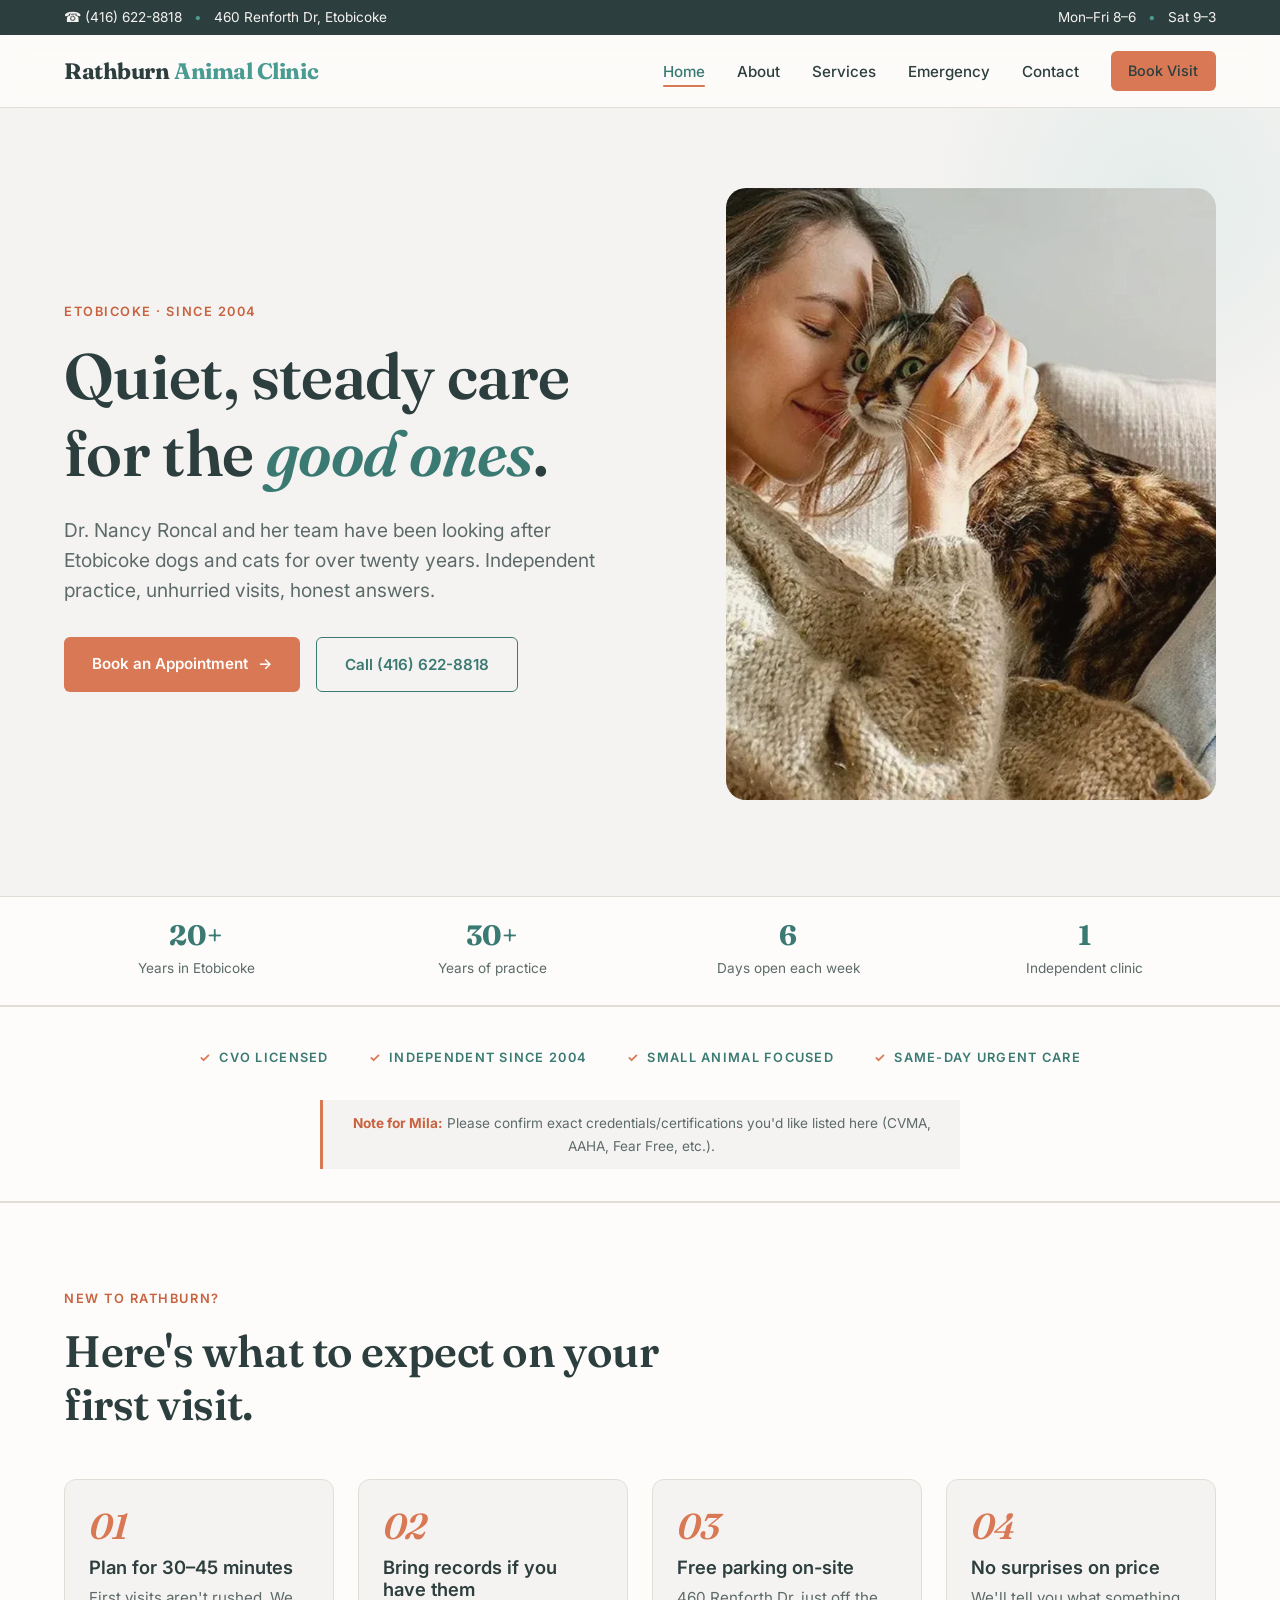
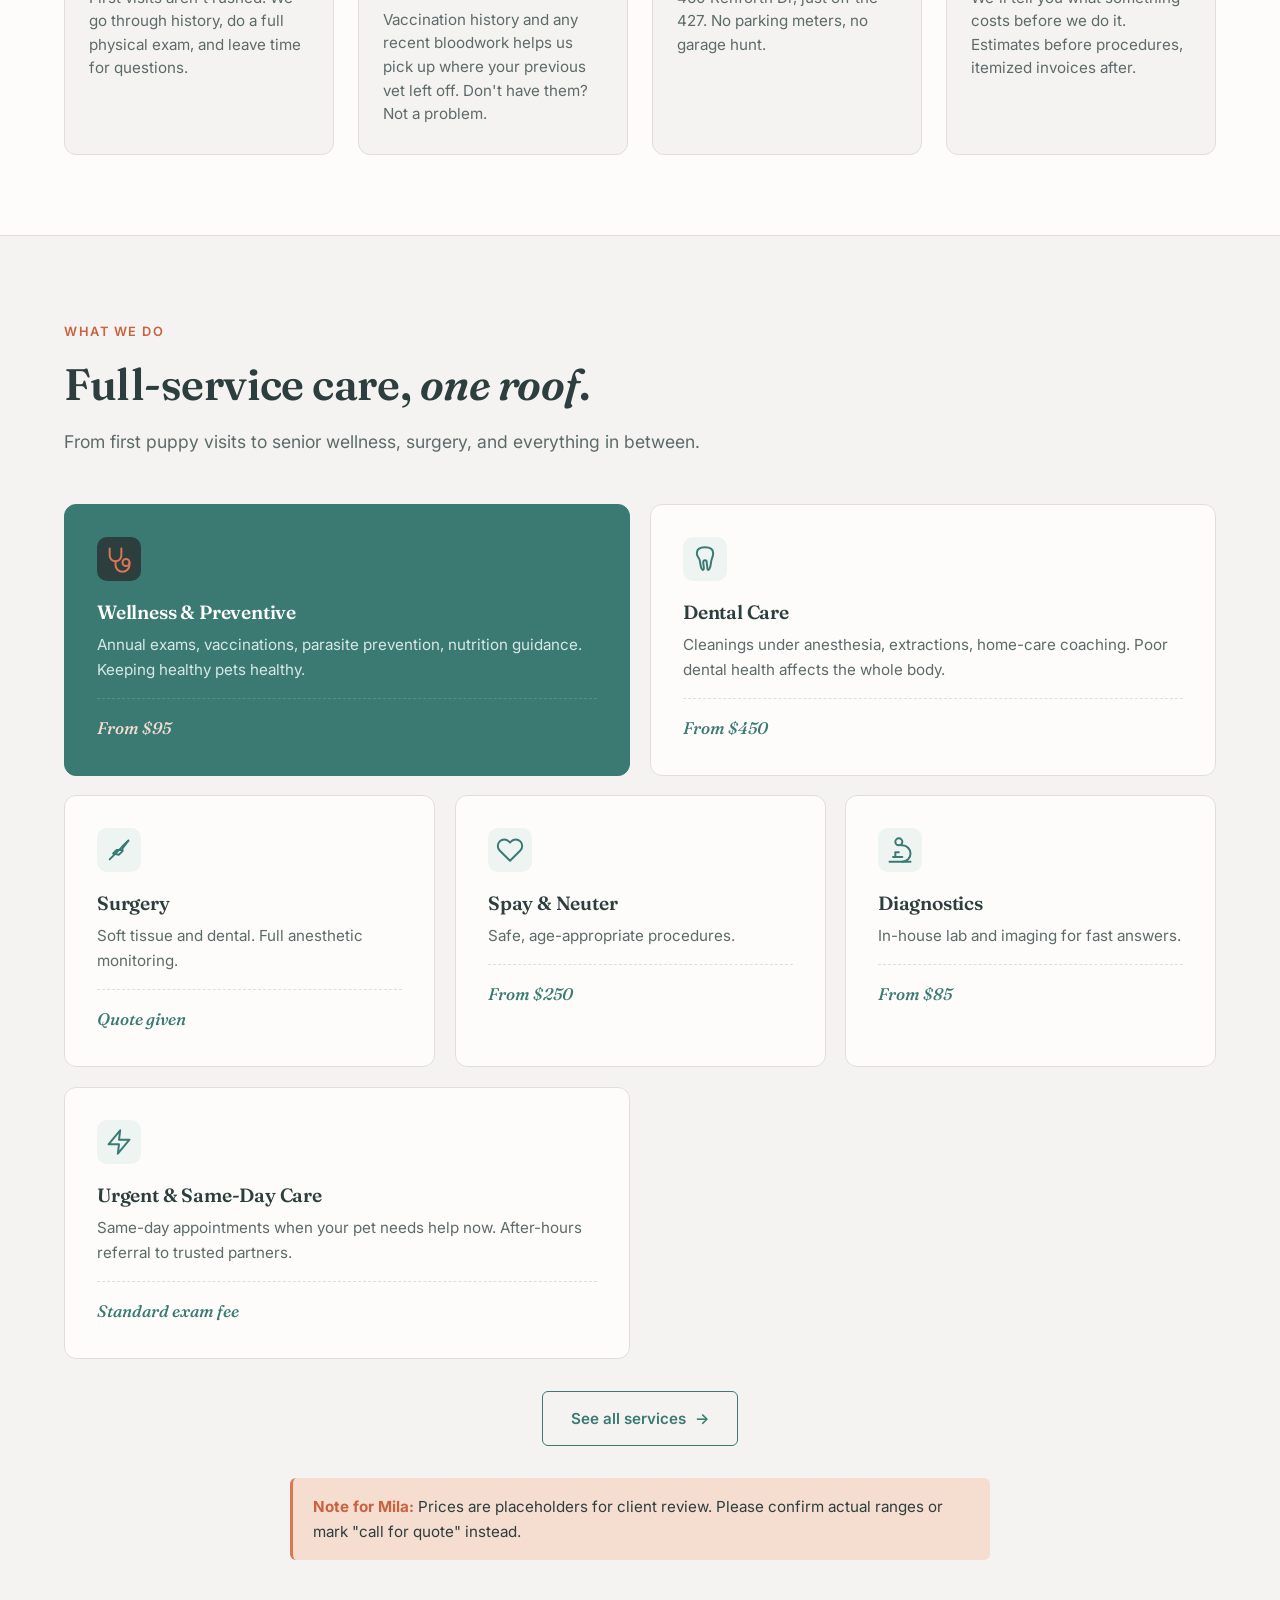
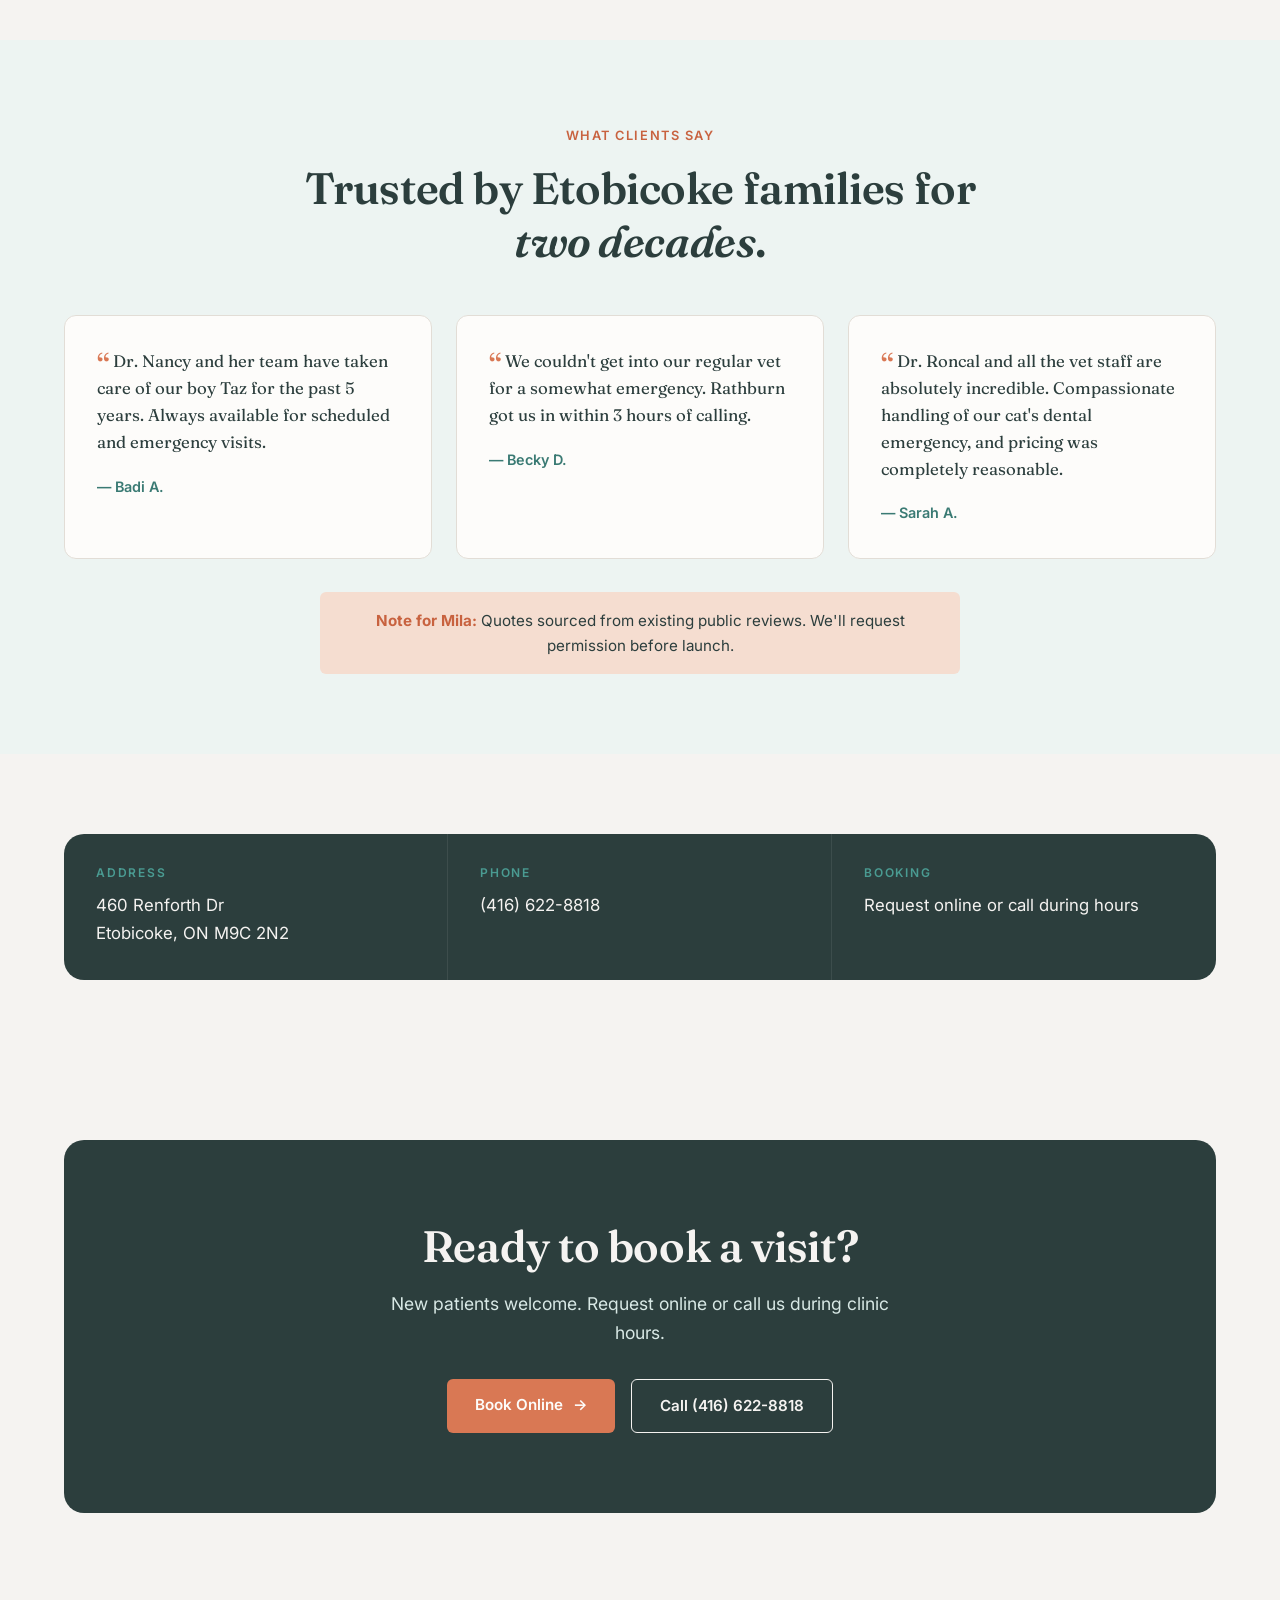
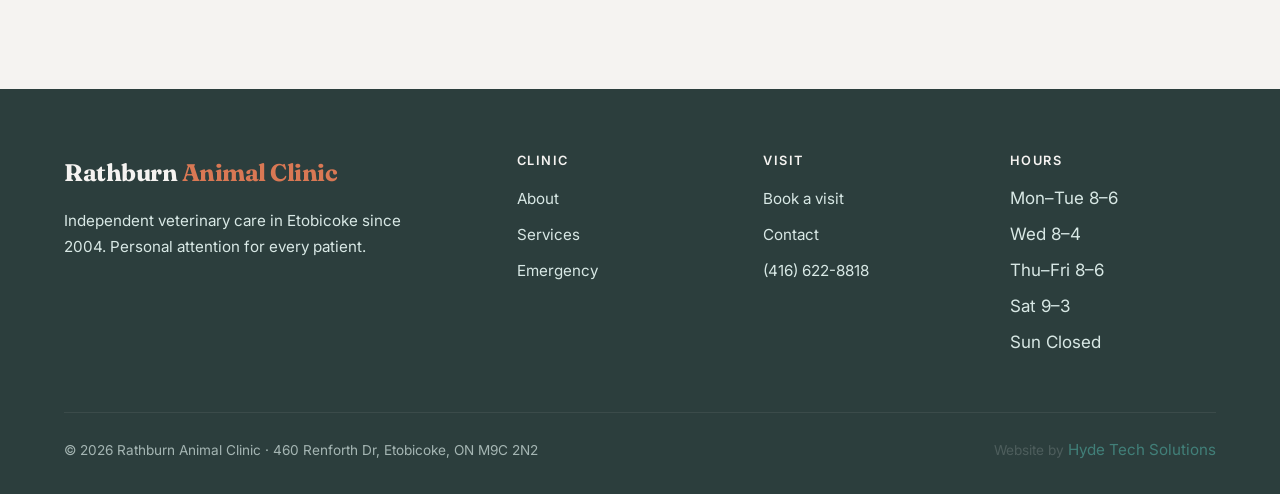
<file: index.html>
<!DOCTYPE html>
<html lang="en">
<head>
<meta charset="UTF-8" />
<meta name="viewport" content="width=device-width, initial-scale=1.0" />
<title>Rathburn Animal Clinic | Etobicoke Veterinary Care</title>
<meta name="description" content="Independent veterinary care in Etobicoke since 2004. Dr. Nancy Roncal and team." />
<link rel="preconnect" href="https://fonts.googleapis.com" />
<link rel="preconnect" href="https://fonts.gstatic.com" crossorigin />
<link href="https://fonts.googleapis.com/css2?family=Fraunces:ital,opsz,wght@0,9..144,400;0,9..144,600;0,9..144,700;0,9..144,900;1,9..144,400;1,9..144,600;1,9..144,700&family=Inter:wght@400;500;600;700&display=swap" rel="stylesheet" />
<link rel="stylesheet" href="css/style.css" />
<script type="application/ld+json">
{
  "@context": "https://schema.org",
  "@type": "VeterinaryCare",
  "name": "Rathburn Animal Clinic",
  "image": "https://shawnhyd3-crypto.github.io/rathburn-animal-clinic/images/hero.webp",
  "url": "https://www.rathburnanimalclinic.com/",
  "telephone": "+1-416-622-8818",
  "email": "info@rathburnanimalclinic.com",
  "priceRange": "$$",
  "address": {
    "@type": "PostalAddress",
    "streetAddress": "460 Renforth Dr",
    "addressLocality": "Etobicoke",
    "addressRegion": "ON",
    "postalCode": "M9C 2N2",
    "addressCountry": "CA"
  },
  "geo": { "@type": "GeoCoordinates", "latitude": 43.6495, "longitude": -79.5773 },
  "openingHoursSpecification": [
    { "@type": "OpeningHoursSpecification", "dayOfWeek": ["Monday","Tuesday","Thursday","Friday"], "opens": "08:00", "closes": "18:00" },
    { "@type": "OpeningHoursSpecification", "dayOfWeek": "Wednesday", "opens": "08:00", "closes": "16:00" },
    { "@type": "OpeningHoursSpecification", "dayOfWeek": "Saturday", "opens": "09:00", "closes": "15:00" }
  ],
  "areaServed": ["Etobicoke","Toronto","Mississauga","Markland Wood"],
  "founder": { "@type": "Person", "name": "Dr. Nancy Roncal" },
  "foundingDate": "2004"
}
</script>
</head>
<body>
<div class="topbar">
  <div class="container">
    <span><a href="tel:+14166228818">☎ (416) 622-8818</a> <span class="dot">•</span> 460 Renforth Dr, Etobicoke</span>
    <span>Mon–Fri 8–6 <span class="dot">•</span> Sat 9–3</span>
  </div>
</div>
<header class="nav">
  <div class="container">
    <a href="index.html" class="logo">Rathburn <span>Animal Clinic</span></a>
    <button class="nav-toggle" aria-expanded="false" aria-label="Menu">☰</button>
    <nav>
      <ul class="nav-links">
        <li><a href="index.html" class="active">Home</a></li>
        <li><a href="about.html">About</a></li>
        <li><a href="services.html">Services</a></li>
        <li><a href="emergency.html">Emergency</a></li>
        <li><a href="contact.html">Contact</a></li>
        <li><a href="appointment.html" class="btn btn-accent" style="padding:0.5rem 1.1rem;font-size:0.9rem;">Book Visit</a></li>
      </ul>
    </nav>
  </div>
</header>
<main>

<section class="hero">
  <div class="container">
    <div class="hero-content">
      <span class="eyebrow">Etobicoke · Since 2004</span>
      <h1>Quiet, steady care<br/>for the <em>good ones</em>.</h1>
      <p class="hero-lede">Dr. Nancy Roncal and her team have been looking after Etobicoke dogs and cats for over twenty years. Independent practice, unhurried visits, honest answers.</p>
      <div class="hero-cta">
        <a href="appointment.html" class="btn btn-accent">Book an Appointment <span class="arrow">→</span></a>
        <a href="tel:+14166228818" class="btn btn-ghost">Call (416) 622-8818</a>
      </div>
    </div>
    <div class="hero-image"><img src="images/hero.webp" alt="A pet owner with her cat" loading="eager" /></div>
  </div>
</section>

<section class="trust-strip">
  <div class="container">
    <div class="trust-item"><strong>20+</strong><span>Years in Etobicoke</span></div>
    <div class="trust-item"><strong>30+</strong><span>Years of practice</span></div>
    <div class="trust-item"><strong>6</strong><span>Days open each week</span></div>
    <div class="trust-item"><strong>1</strong><span>Independent clinic</span></div>
  </div>
</section>

<section class="creds-strip">
  <div class="container">
    <div class="creds-row">
      <span class="cred">CVO Licensed</span>
      <span class="cred">Independent Since 2004</span>
      <span class="cred">Small Animal Focused</span>
      <span class="cred">Same-Day Urgent Care</span>
    </div>
    <p class="cred-note"><strong>Note for Mila:</strong> Please confirm exact credentials/certifications you'd like listed here (CVMA, AAHA, Fear Free, etc.).</p>
  </div>
</section>

<section class="new-patient">
  <div class="container">
    <div class="section-head">
      <span class="eyebrow">New to Rathburn?</span>
      <h2>Here's what to expect on your first visit.</h2>
    </div>
    <div class="faq-grid">
      <div class="faq-card">
        <div class="faq-num">01</div>
        <h3>Plan for 30–45 minutes</h3>
        <p>First visits aren't rushed. We go through history, do a full physical exam, and leave time for questions.</p>
      </div>
      <div class="faq-card">
        <div class="faq-num">02</div>
        <h3>Bring records if you have them</h3>
        <p>Vaccination history and any recent bloodwork helps us pick up where your previous vet left off. Don't have them? Not a problem.</p>
      </div>
      <div class="faq-card">
        <div class="faq-num">03</div>
        <h3>Free parking on-site</h3>
        <p>460 Renforth Dr, just off the 427. No parking meters, no garage hunt.</p>
      </div>
      <div class="faq-card">
        <div class="faq-num">04</div>
        <h3>No surprises on price</h3>
        <p>We'll tell you what something costs before we do it. Estimates before procedures, itemized invoices after.</p>
      </div>
    </div>
  </div>
</section>

<section class="services-section">
  <div class="container">
    <div class="section-head">
      <span class="eyebrow">What We Do</span>
      <h2>Full-service care, <em>one roof</em>.</h2>
      <p>From first puppy visits to senior wellness, surgery, and everything in between.</p>
    </div>
    <div class="services-bento">
      <div class="service-card featured">
        <div class="icon"><svg width="28" height="28" viewBox="0 0 24 24" fill="none" stroke="currentColor" stroke-width="1.7" stroke-linecap="round" stroke-linejoin="round"><path d="M4 3v6a5 5 0 0010 0V3"/><circle cx="18" cy="15" r="3"/><path d="M9 14v3a6 6 0 006 6 6 6 0 006-6v-2"/></svg></div>
        <h3>Wellness & Preventive</h3>
        <p>Annual exams, vaccinations, parasite prevention, nutrition guidance. Keeping healthy pets healthy.</p>
        <p class="price">From $95</p>
      </div>
      <div class="service-card span-3">
        <div class="icon"><svg width="28" height="28" viewBox="0 0 24 24" fill="none" stroke="currentColor" stroke-width="1.7" stroke-linecap="round" stroke-linejoin="round"><path d="M12 2c3 0 7 1 7 5 0 3-1 4-1.5 6-.5 2-.5 5-1.5 7s-2 2-2 0-.5-4-.5-5c0-1-.5-2-1.5-2s-1.5 1-1.5 2c0 1 .5 3 .5 5s-1 2-2 0-1-5-1.5-7S5 10 5 7c0-4 4-5 7-5z"/></svg></div>
        <h3>Dental Care</h3>
        <p>Cleanings under anesthesia, extractions, home-care coaching. Poor dental health affects the whole body.</p>
        <p class="price">From $450</p>
      </div>
      <div class="service-card">
        <div class="icon"><svg width="28" height="28" viewBox="0 0 24 24" fill="none" stroke="currentColor" stroke-width="1.7" stroke-linecap="round" stroke-linejoin="round"><path d="M20 4L4 20"/><path d="M20 4l-6 8h-4l-3 3 5 1 3-3v-4l5-5z"/></svg></div>
        <h3>Surgery</h3>
        <p>Soft tissue and dental. Full anesthetic monitoring.</p>
        <p class="price">Quote given</p>
      </div>
      <div class="service-card">
        <div class="icon"><svg width="28" height="28" viewBox="0 0 24 24" fill="none" stroke="currentColor" stroke-width="1.7" stroke-linecap="round" stroke-linejoin="round"><path d="M20.84 4.61a5.5 5.5 0 00-7.78 0L12 5.67l-1.06-1.06a5.5 5.5 0 00-7.78 7.78l1.06 1.06L12 21.23l7.78-7.78 1.06-1.06a5.5 5.5 0 000-7.78z"/></svg></div>
        <h3>Spay & Neuter</h3>
        <p>Safe, age-appropriate procedures.</p>
        <p class="price">From $250</p>
      </div>
      <div class="service-card">
        <div class="icon"><svg width="28" height="28" viewBox="0 0 24 24" fill="none" stroke="currentColor" stroke-width="1.7" stroke-linecap="round" stroke-linejoin="round"><path d="M6 18h8"/><path d="M3 22h18"/><path d="M14 22a7 7 0 100-14h-1"/><path d="M9 14h2"/><path d="M8 14v4"/><circle cx="11" cy="5" r="3"/></svg></div>
        <h3>Diagnostics</h3>
        <p>In-house lab and imaging for fast answers.</p>
        <p class="price">From $85</p>
      </div>
      <div class="service-card span-3">
        <div class="icon"><svg width="28" height="28" viewBox="0 0 24 24" fill="none" stroke="currentColor" stroke-width="1.7" stroke-linecap="round" stroke-linejoin="round"><polygon points="13 2 3 14 12 14 11 22 21 10 12 10 13 2"/></svg></div>
        <h3>Urgent & Same-Day Care</h3>
        <p>Same-day appointments when your pet needs help now. After-hours referral to trusted partners.</p>
        <p class="price">Standard exam fee</p>
      </div>
    </div>
    <p style="margin-top:2rem;text-align:center;"><a href="services.html" class="btn btn-ghost">See all services <span class="arrow">→</span></a></p>
    <div class="note" style="max-width:700px;margin:2rem auto 0;">
      <strong>Note for Mila:</strong> Prices are placeholders for client review. Please confirm actual ranges or mark "call for quote" instead.
    </div>
  </div>
</section>

<section class="testimonials">
  <div class="container">
    <div class="section-head center">
      <span class="eyebrow">What Clients Say</span>
      <h2>Trusted by Etobicoke families for <em>two decades</em>.</h2>
    </div>
    <div class="testimonial-grid">
      <div class="testimonial">
        <blockquote>Dr. Nancy and her team have taken care of our boy Taz for the past 5 years. Always available for scheduled and emergency visits.</blockquote>
        <cite>— Badi A.</cite>
      </div>
      <div class="testimonial">
        <blockquote>We couldn't get into our regular vet for a somewhat emergency. Rathburn got us in within 3 hours of calling.</blockquote>
        <cite>— Becky D.</cite>
      </div>
      <div class="testimonial">
        <blockquote>Dr. Roncal and all the vet staff are absolutely incredible. Compassionate handling of our cat's dental emergency, and pricing was completely reasonable.</blockquote>
        <cite>— Sarah A.</cite>
      </div>
    </div>
    <div class="note" style="max-width:640px;margin:2rem auto 0;text-align:center;border-left:none;">
      <strong>Note for Mila:</strong> Quotes sourced from existing public reviews. We'll request permission before launch.
    </div>
  </div>
</section>

<section>
  <div class="container">
    <div class="info-bar">
      <div class="info-bar-item">
        <h4>Address</h4>
        <p>460 Renforth Dr<br/>Etobicoke, ON M9C 2N2</p>
      </div>
      <div class="info-bar-item">
        <h4>Phone</h4>
        <p><a href="tel:+14166228818">(416) 622-8818</a></p>
      </div>
      <div class="info-bar-item">
        <h4>Booking</h4>
        <p><a href="appointment.html">Request online</a> or call during hours</p>
      </div>
    </div>
  </div>
</section>

<section>
  <div class="container">
    <div class="final-cta">
      <h2>Ready to book a visit?</h2>
      <p>New patients welcome. Request online or call us during clinic hours.</p>
      <div class="hero-cta" style="justify-content:center;">
        <a href="appointment.html" class="btn btn-accent">Book Online <span class="arrow">→</span></a>
        <a href="tel:+14166228818" class="btn btn-ghost" style="border-color:var(--bg);color:var(--bg);">Call (416) 622-8818</a>
      </div>
    </div>
  </div>
</section>
</main>
<a href="tel:+14166228818" class="mobile-call-fab" aria-label="Call Rathburn Animal Clinic">
  <svg width="20" height="20" viewBox="0 0 24 24" fill="none" stroke="currentColor" stroke-width="2.2" stroke-linecap="round" stroke-linejoin="round"><path d="M22 16.92v3a2 2 0 01-2.18 2 19.79 19.79 0 01-8.63-3.07 19.5 19.5 0 01-6-6 19.79 19.79 0 01-3.07-8.67A2 2 0 014.11 2h3a2 2 0 012 1.72 12.84 12.84 0 00.7 2.81 2 2 0 01-.45 2.11L8.09 9.91a16 16 0 006 6l1.27-1.27a2 2 0 012.11-.45 12.84 12.84 0 002.81.7A2 2 0 0122 16.92z"/></svg>
  <span>Call</span>
</a>
<footer class="footer">
  <div class="container">
    <div class="footer-grid">
      <div class="footer-brand">
        <a href="index.html" class="logo">Rathburn <span>Animal Clinic</span></a>
        <p style="margin-top:1rem;">Independent veterinary care in Etobicoke since 2004. Personal attention for every patient.</p>
      </div>
      <div>
        <h4>Clinic</h4>
        <ul>
          <li><a href="about.html">About</a></li>
          <li><a href="services.html">Services</a></li>
          <li><a href="emergency.html">Emergency</a></li>
        </ul>
      </div>
      <div>
        <h4>Visit</h4>
        <ul>
          <li><a href="appointment.html">Book a visit</a></li>
          <li><a href="contact.html">Contact</a></li>
          <li><a href="tel:+14166228818">(416) 622-8818</a></li>
        </ul>
      </div>
      <div>
        <h4>Hours</h4>
        <ul>
          <li>Mon–Tue 8–6</li>
          <li>Wed 8–4</li>
          <li>Thu–Fri 8–6</li>
          <li>Sat 9–3</li>
          <li>Sun Closed</li>
        </ul>
      </div>
    </div>
    <div class="footer-bottom"><span>© 2026 Rathburn Animal Clinic · 460 Renforth Dr, Etobicoke, ON M9C 2N2</span><span class="built-by">Website by <a href="https://hydetech.ca" target="_blank" rel="noopener">Hyde Tech Solutions</a></span></div>
  </div>
</footer>
<script src="js/main.js"></script>
</body>
</html>
</file>
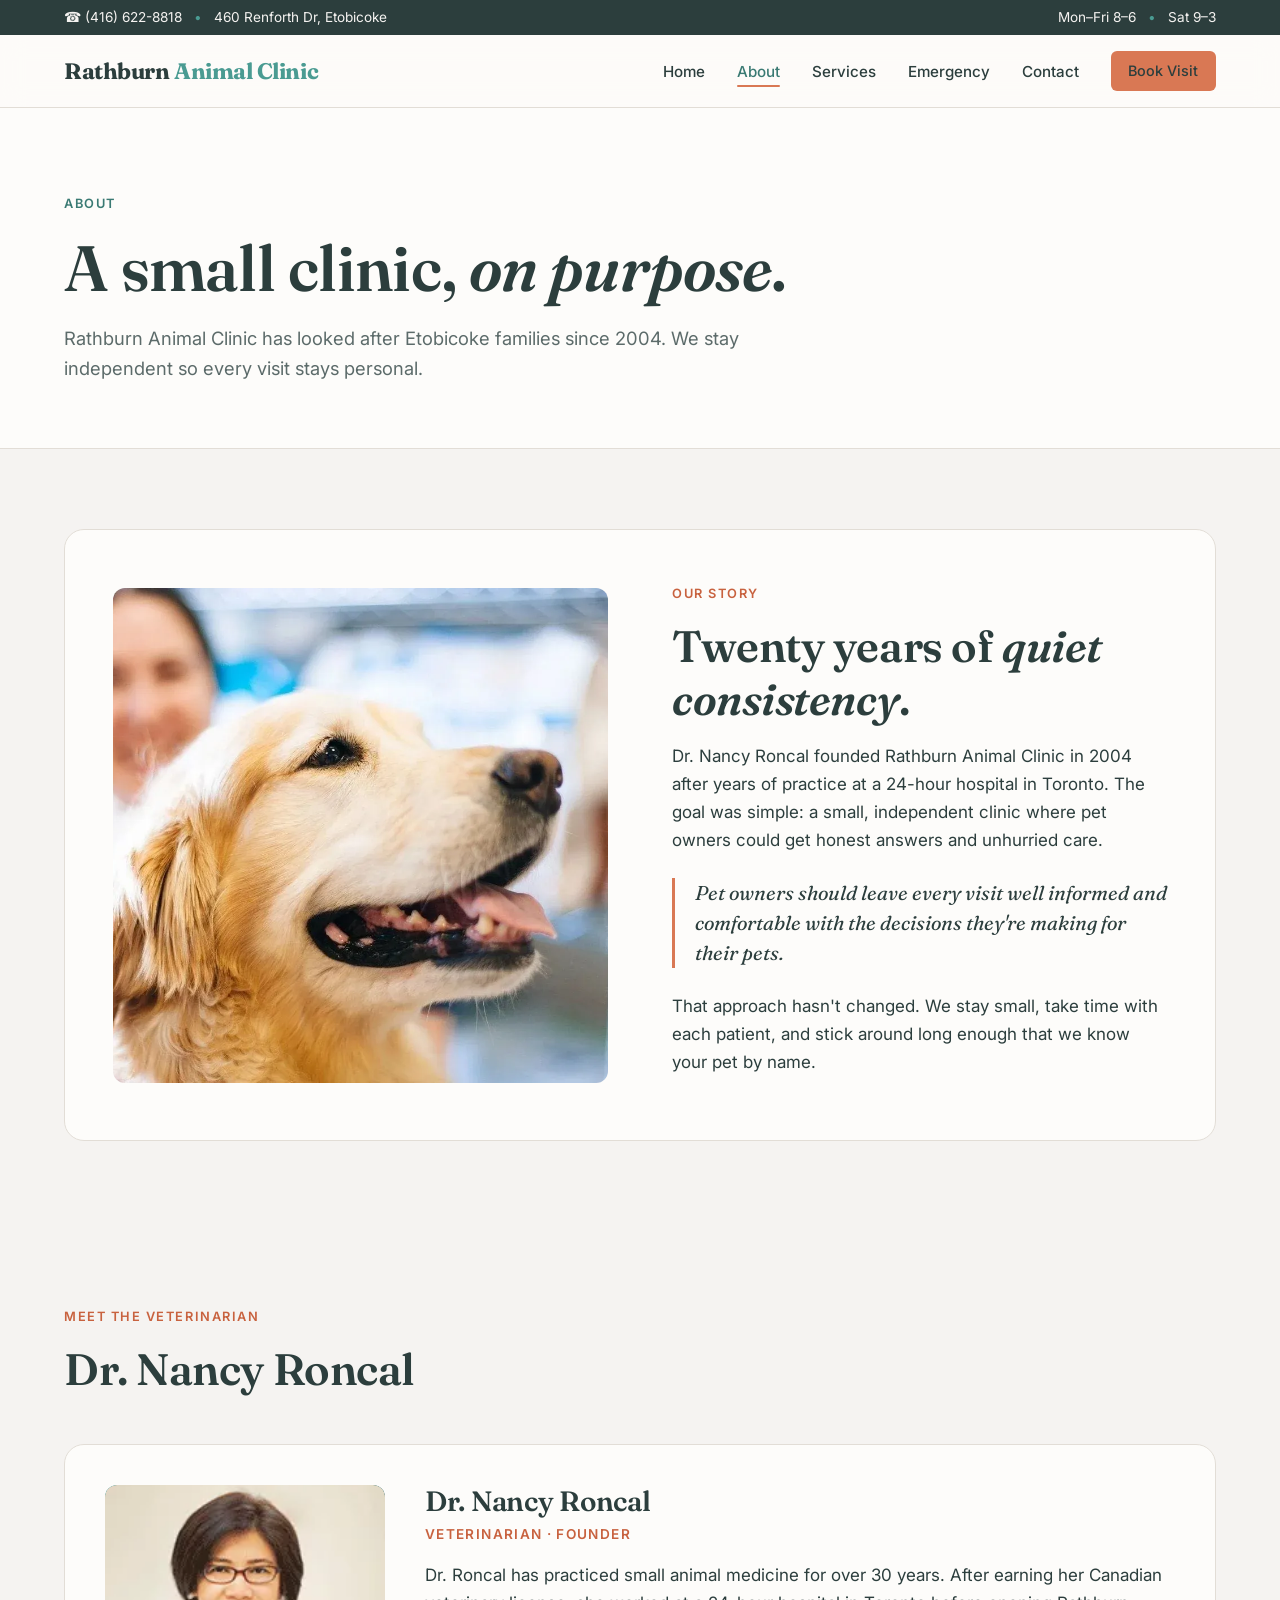
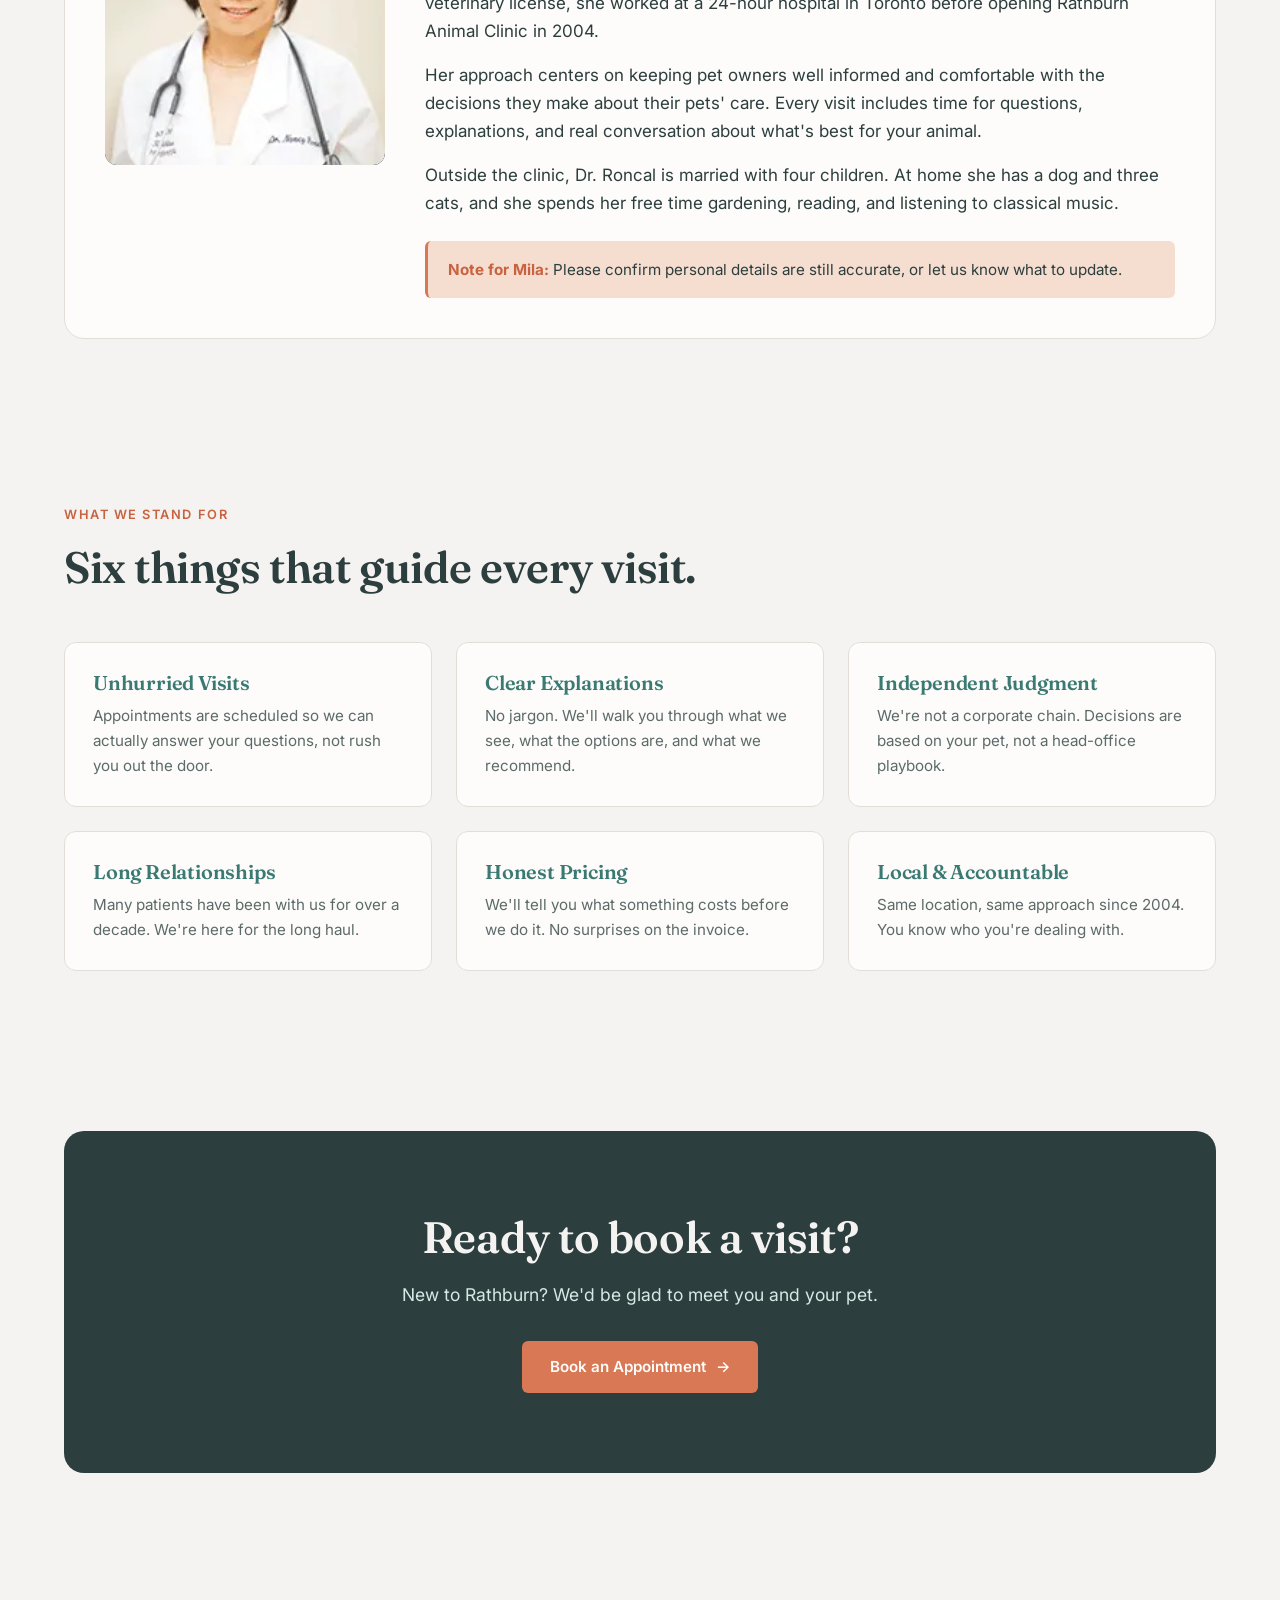
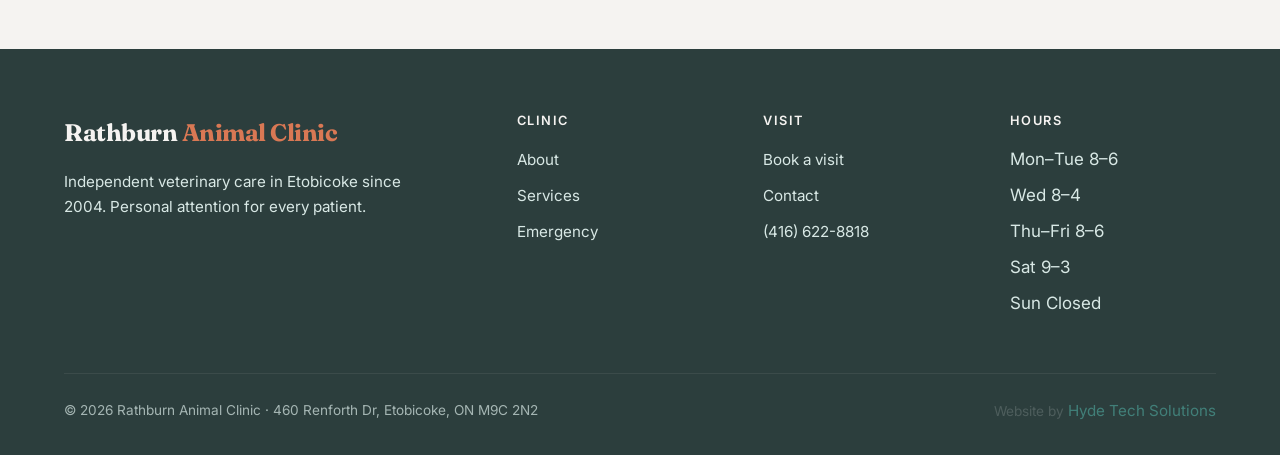
<file: about.html>
<!DOCTYPE html>
<html lang="en">
<head>
<meta charset="UTF-8" />
<meta name="viewport" content="width=device-width, initial-scale=1.0" />
<title>About | Rathburn Animal Clinic</title>
<meta name="description" content="Meet Dr. Nancy Roncal and learn about Rathburn Animal Clinic's 20+ years of independent veterinary care in Etobicoke." />
<link rel="preconnect" href="https://fonts.googleapis.com" />
<link rel="preconnect" href="https://fonts.gstatic.com" crossorigin />
<link href="https://fonts.googleapis.com/css2?family=Fraunces:ital,opsz,wght@0,9..144,400;0,9..144,600;0,9..144,700;0,9..144,900;1,9..144,400;1,9..144,600;1,9..144,700&family=Inter:wght@400;500;600;700&display=swap" rel="stylesheet" />
<link rel="stylesheet" href="css/style.css" />
<script type="application/ld+json">
{
  "@context": "https://schema.org",
  "@type": "VeterinaryCare",
  "name": "Rathburn Animal Clinic",
  "image": "https://shawnhyd3-crypto.github.io/rathburn-animal-clinic/images/hero.webp",
  "url": "https://www.rathburnanimalclinic.com/",
  "telephone": "+1-416-622-8818",
  "email": "info@rathburnanimalclinic.com",
  "priceRange": "$$",
  "address": {
    "@type": "PostalAddress",
    "streetAddress": "460 Renforth Dr",
    "addressLocality": "Etobicoke",
    "addressRegion": "ON",
    "postalCode": "M9C 2N2",
    "addressCountry": "CA"
  },
  "geo": { "@type": "GeoCoordinates", "latitude": 43.6495, "longitude": -79.5773 },
  "openingHoursSpecification": [
    { "@type": "OpeningHoursSpecification", "dayOfWeek": ["Monday","Tuesday","Thursday","Friday"], "opens": "08:00", "closes": "18:00" },
    { "@type": "OpeningHoursSpecification", "dayOfWeek": "Wednesday", "opens": "08:00", "closes": "16:00" },
    { "@type": "OpeningHoursSpecification", "dayOfWeek": "Saturday", "opens": "09:00", "closes": "15:00" }
  ],
  "areaServed": ["Etobicoke","Toronto","Mississauga","Markland Wood"],
  "founder": { "@type": "Person", "name": "Dr. Nancy Roncal" },
  "foundingDate": "2004"
}
</script>
</head>
<body>
<div class="topbar">
  <div class="container">
    <span><a href="tel:+14166228818">☎ (416) 622-8818</a> <span class="dot">•</span> 460 Renforth Dr, Etobicoke</span>
    <span>Mon–Fri 8–6 <span class="dot">•</span> Sat 9–3</span>
  </div>
</div>
<header class="nav">
  <div class="container">
    <a href="index.html" class="logo">Rathburn <span>Animal Clinic</span></a>
    <button class="nav-toggle" aria-expanded="false" aria-label="Menu">☰</button>
    <nav>
      <ul class="nav-links">
        <li><a href="index.html">Home</a></li>
        <li><a href="about.html" class="active">About</a></li>
        <li><a href="services.html">Services</a></li>
        <li><a href="emergency.html">Emergency</a></li>
        <li><a href="contact.html">Contact</a></li>
        <li><a href="appointment.html" class="btn btn-accent" style="padding:0.5rem 1.1rem;font-size:0.9rem;">Book Visit</a></li>
      </ul>
    </nav>
  </div>
</header>
<main>

<section class="page-header">
  <div class="container">
    <span class="eyebrow">About</span>
    <h1>A small clinic, <em>on purpose</em>.</h1>
    <p>Rathburn Animal Clinic has looked after Etobicoke families since 2004. We stay independent so every visit stays personal.</p>
  </div>
</section>

<section>
  <div class="container">
    <div class="about-split">
      <div class="about-split-image"><img src="images/about-split.webp" alt="A golden retriever being cared for at the clinic" loading="lazy" /></div>
      <div>
        <span class="eyebrow">Our Story</span>
        <h2>Twenty years of <em>quiet consistency</em>.</h2>
        <p>Dr. Nancy Roncal founded Rathburn Animal Clinic in 2004 after years of practice at a 24-hour hospital in Toronto. The goal was simple: a small, independent clinic where pet owners could get honest answers and unhurried care.</p>
        <blockquote>Pet owners should leave every visit well informed and comfortable with the decisions they're making for their pets.</blockquote>
        <p>That approach hasn't changed. We stay small, take time with each patient, and stick around long enough that we know your pet by name.</p>
      </div>
    </div>
  </div>
</section>

<section>
  <div class="container">
    <div class="section-head">
      <span class="eyebrow">Meet the Veterinarian</span>
      <h2>Dr. Nancy Roncal</h2>
    </div>
    <div class="doctor-card">
      <div class="doctor-photo"><img src="images/dr-roncal.webp" alt="Dr. Nancy Roncal, founder of Rathburn Animal Clinic" loading="lazy" /></div>
      <div>
        <h3>Dr. Nancy Roncal</h3>
        <div class="title">Veterinarian · Founder</div>
        <p>Dr. Roncal has practiced small animal medicine for over 30 years. After earning her Canadian veterinary license, she worked at a 24-hour hospital in Toronto before opening Rathburn Animal Clinic in 2004.</p>
        <p>Her approach centers on keeping pet owners well informed and comfortable with the decisions they make about their pets' care. Every visit includes time for questions, explanations, and real conversation about what's best for your animal.</p>
        <p>Outside the clinic, Dr. Roncal is married with four children. At home she has a dog and three cats, and she spends her free time gardening, reading, and listening to classical music.</p>
        <div class="note"><strong>Note for Mila:</strong> Please confirm personal details are still accurate, or let us know what to update.</div>
      </div>
    </div>
  </div>
</section>

<section>
  <div class="container">
    <div class="section-head">
      <span class="eyebrow">What We Stand For</span>
      <h2>Six things that guide every visit.</h2>
    </div>
    <div class="values-grid">
      <div class="value-card"><h4>Unhurried Visits</h4><p>Appointments are scheduled so we can actually answer your questions, not rush you out the door.</p></div>
      <div class="value-card"><h4>Clear Explanations</h4><p>No jargon. We'll walk you through what we see, what the options are, and what we recommend.</p></div>
      <div class="value-card"><h4>Independent Judgment</h4><p>We're not a corporate chain. Decisions are based on your pet, not a head-office playbook.</p></div>
      <div class="value-card"><h4>Long Relationships</h4><p>Many patients have been with us for over a decade. We're here for the long haul.</p></div>
      <div class="value-card"><h4>Honest Pricing</h4><p>We'll tell you what something costs before we do it. No surprises on the invoice.</p></div>
      <div class="value-card"><h4>Local & Accountable</h4><p>Same location, same approach since 2004. You know who you're dealing with.</p></div>
    </div>
  </div>
</section>

<section>
  <div class="container">
    <div class="final-cta">
      <h2>Ready to book a visit?</h2>
      <p>New to Rathburn? We'd be glad to meet you and your pet.</p>
      <a href="appointment.html" class="btn btn-accent">Book an Appointment <span class="arrow">→</span></a>
    </div>
  </div>
</section>
</main>
<a href="tel:+14166228818" class="mobile-call-fab" aria-label="Call Rathburn Animal Clinic">
  <svg width="20" height="20" viewBox="0 0 24 24" fill="none" stroke="currentColor" stroke-width="2.2" stroke-linecap="round" stroke-linejoin="round"><path d="M22 16.92v3a2 2 0 01-2.18 2 19.79 19.79 0 01-8.63-3.07 19.5 19.5 0 01-6-6 19.79 19.79 0 01-3.07-8.67A2 2 0 014.11 2h3a2 2 0 012 1.72 12.84 12.84 0 00.7 2.81 2 2 0 01-.45 2.11L8.09 9.91a16 16 0 006 6l1.27-1.27a2 2 0 012.11-.45 12.84 12.84 0 002.81.7A2 2 0 0122 16.92z"/></svg>
  <span>Call</span>
</a>
<footer class="footer">
  <div class="container">
    <div class="footer-grid">
      <div class="footer-brand">
        <a href="index.html" class="logo">Rathburn <span>Animal Clinic</span></a>
        <p style="margin-top:1rem;">Independent veterinary care in Etobicoke since 2004. Personal attention for every patient.</p>
      </div>
      <div>
        <h4>Clinic</h4>
        <ul>
          <li><a href="about.html">About</a></li>
          <li><a href="services.html">Services</a></li>
          <li><a href="emergency.html">Emergency</a></li>
        </ul>
      </div>
      <div>
        <h4>Visit</h4>
        <ul>
          <li><a href="appointment.html">Book a visit</a></li>
          <li><a href="contact.html">Contact</a></li>
          <li><a href="tel:+14166228818">(416) 622-8818</a></li>
        </ul>
      </div>
      <div>
        <h4>Hours</h4>
        <ul>
          <li>Mon–Tue 8–6</li>
          <li>Wed 8–4</li>
          <li>Thu–Fri 8–6</li>
          <li>Sat 9–3</li>
          <li>Sun Closed</li>
        </ul>
      </div>
    </div>
    <div class="footer-bottom"><span>© 2026 Rathburn Animal Clinic · 460 Renforth Dr, Etobicoke, ON M9C 2N2</span><span class="built-by">Website by <a href="https://hydetech.ca" target="_blank" rel="noopener">Hyde Tech Solutions</a></span></div>
  </div>
</footer>
<script src="js/main.js"></script>
</body>
</html>
</file>
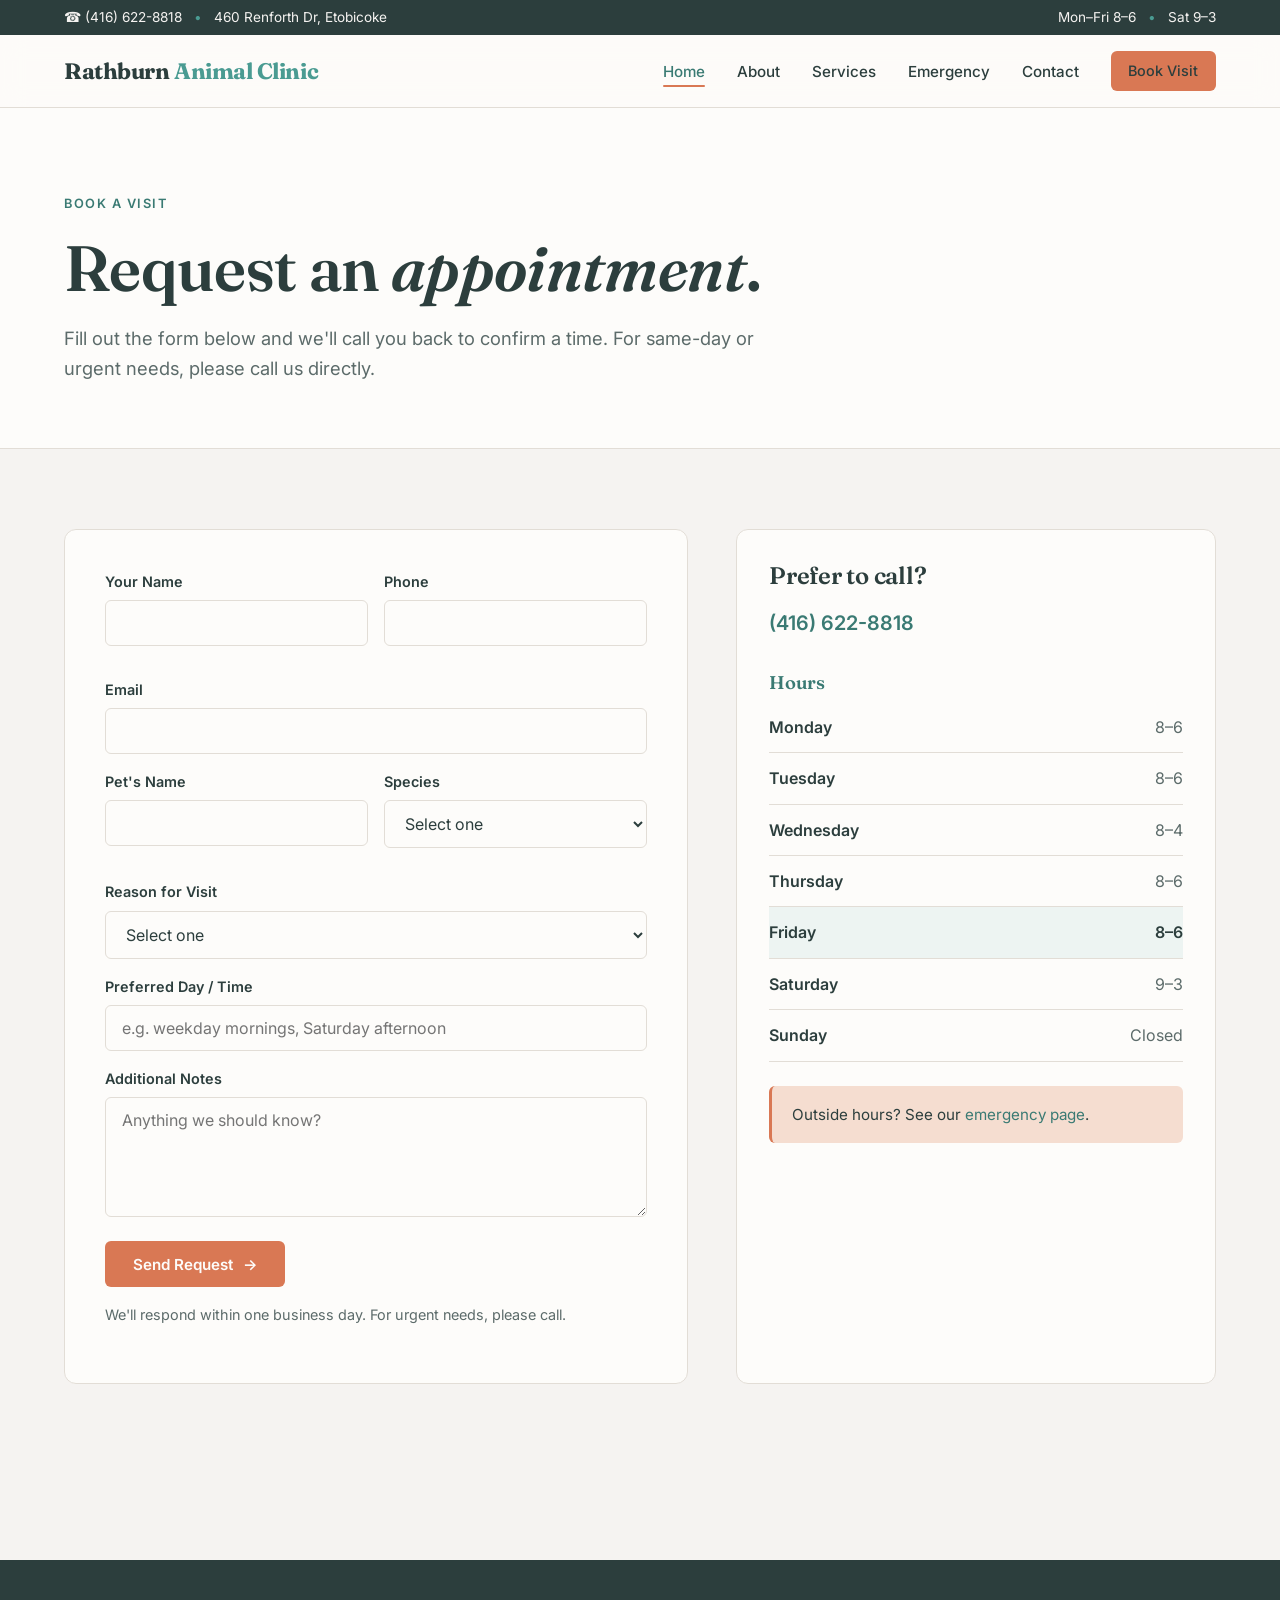
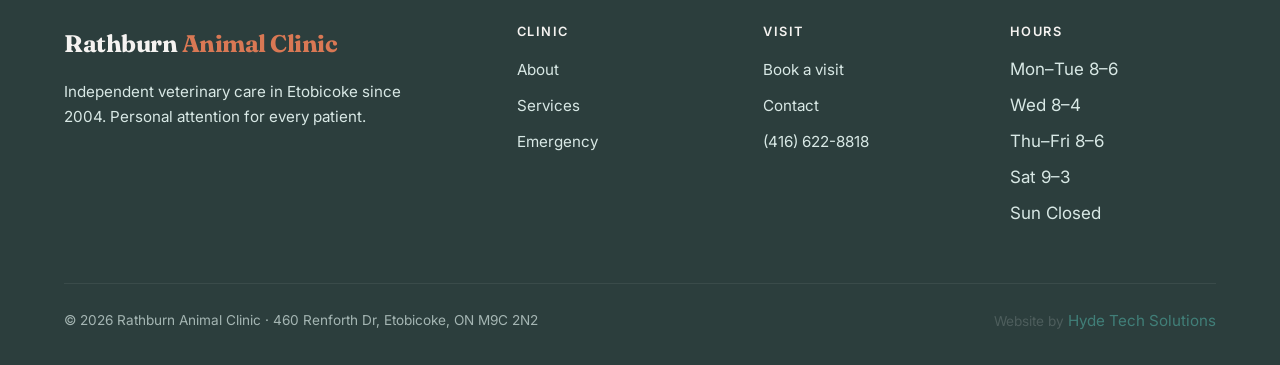
<file: appointment.html>
<!DOCTYPE html>
<html lang="en">
<head>
<meta charset="UTF-8" />
<meta name="viewport" content="width=device-width, initial-scale=1.0" />
<title>Book an Appointment | Rathburn Animal Clinic</title>
<meta name="description" content="Request an appointment at Rathburn Animal Clinic in Etobicoke." />
<link rel="preconnect" href="https://fonts.googleapis.com" />
<link rel="preconnect" href="https://fonts.gstatic.com" crossorigin />
<link href="https://fonts.googleapis.com/css2?family=Fraunces:ital,opsz,wght@0,9..144,400;0,9..144,600;0,9..144,700;0,9..144,900;1,9..144,400;1,9..144,600;1,9..144,700&family=Inter:wght@400;500;600;700&display=swap" rel="stylesheet" />
<link rel="stylesheet" href="css/style.css" />
<script type="application/ld+json">
{
  "@context": "https://schema.org",
  "@type": "VeterinaryCare",
  "name": "Rathburn Animal Clinic",
  "image": "https://shawnhyd3-crypto.github.io/rathburn-animal-clinic/images/hero.webp",
  "url": "https://www.rathburnanimalclinic.com/",
  "telephone": "+1-416-622-8818",
  "email": "info@rathburnanimalclinic.com",
  "priceRange": "$$",
  "address": {
    "@type": "PostalAddress",
    "streetAddress": "460 Renforth Dr",
    "addressLocality": "Etobicoke",
    "addressRegion": "ON",
    "postalCode": "M9C 2N2",
    "addressCountry": "CA"
  },
  "geo": { "@type": "GeoCoordinates", "latitude": 43.6495, "longitude": -79.5773 },
  "openingHoursSpecification": [
    { "@type": "OpeningHoursSpecification", "dayOfWeek": ["Monday","Tuesday","Thursday","Friday"], "opens": "08:00", "closes": "18:00" },
    { "@type": "OpeningHoursSpecification", "dayOfWeek": "Wednesday", "opens": "08:00", "closes": "16:00" },
    { "@type": "OpeningHoursSpecification", "dayOfWeek": "Saturday", "opens": "09:00", "closes": "15:00" }
  ],
  "areaServed": ["Etobicoke","Toronto","Mississauga","Markland Wood"],
  "founder": { "@type": "Person", "name": "Dr. Nancy Roncal" },
  "foundingDate": "2004"
}
</script>
</head>
<body>
<div class="topbar">
  <div class="container">
    <span><a href="tel:+14166228818">☎ (416) 622-8818</a> <span class="dot">•</span> 460 Renforth Dr, Etobicoke</span>
    <span>Mon–Fri 8–6 <span class="dot">•</span> Sat 9–3</span>
  </div>
</div>
<header class="nav">
  <div class="container">
    <a href="index.html" class="logo">Rathburn <span>Animal Clinic</span></a>
    <button class="nav-toggle" aria-expanded="false" aria-label="Menu">☰</button>
    <nav>
      <ul class="nav-links">
        <li><a href="index.html" class="active">Home</a></li>
        <li><a href="about.html">About</a></li>
        <li><a href="services.html">Services</a></li>
        <li><a href="emergency.html">Emergency</a></li>
        <li><a href="contact.html">Contact</a></li>
        <li><a href="appointment.html" class="btn btn-accent" style="padding:0.5rem 1.1rem;font-size:0.9rem;">Book Visit</a></li>
      </ul>
    </nav>
  </div>
</header>
<main>

<section class="page-header">
  <div class="container">
    <span class="eyebrow">Book a Visit</span>
    <h1>Request an <em>appointment</em>.</h1>
    <p>Fill out the form below and we'll call you back to confirm a time. For same-day or urgent needs, please call us directly.</p>
  </div>
</section>

<section>
  <div class="container">
    <div class="appointment-layout">
      <div>
        <form class="form-card" action="https://formspree.io/f/REPLACE_WITH_FORMSPREE_ID" method="POST">
          <div class="form-row">
            <div class="form-group">
              <label for="name">Your Name</label>
              <input type="text" id="name" name="name" required />
            </div>
            <div class="form-group">
              <label for="phone">Phone</label>
              <input type="tel" id="phone" name="phone" required />
            </div>
          </div>
          <div class="form-group">
            <label for="email">Email</label>
            <input type="email" id="email" name="email" required />
          </div>
          <div class="form-row">
            <div class="form-group">
              <label for="pet-name">Pet's Name</label>
              <input type="text" id="pet-name" name="pet-name" required />
            </div>
            <div class="form-group">
              <label for="species">Species</label>
              <select id="species" name="species" required>
                <option value="">Select one</option>
                <option>Dog</option>
                <option>Cat</option>
                <option>Other</option>
              </select>
            </div>
          </div>
          <div class="form-group">
            <label for="reason">Reason for Visit</label>
            <select id="reason" name="reason" required>
              <option value="">Select one</option>
              <option>Wellness exam / annual check-up</option>
              <option>Vaccinations</option>
              <option>Dental</option>
              <option>Spay / neuter consultation</option>
              <option>New patient visit</option>
              <option>Sick / urgent</option>
              <option>Other</option>
            </select>
          </div>
          <div class="form-group">
            <label for="preferred">Preferred Day / Time</label>
            <input type="text" id="preferred" name="preferred" placeholder="e.g. weekday mornings, Saturday afternoon" />
          </div>
          <div class="form-group">
            <label for="notes">Additional Notes</label>
            <textarea id="notes" name="notes" placeholder="Anything we should know?"></textarea>
          </div>
          <button type="submit" class="btn btn-accent">Send Request <span class="arrow">→</span></button>
          <p style="margin-top:1rem;font-size:0.9rem;color:var(--text-soft);">We'll respond within one business day. For urgent needs, please call.</p>
        </form>
      </div>

      <aside class="appointment-aside">
        <h3>Prefer to call?</h3>
        <p><a href="tel:+14166228818" style="font-size:1.25rem;font-weight:600;">(416) 622-8818</a></p>
        <h4 style="margin-top:2rem;font-family:var(--font-serif);font-size:1.15rem;color:var(--teal-700);">Hours</h4>
        <table class="hours-table" style="margin-top:0.5rem;">
          <tr><td>Monday</td><td>8–6</td></tr>
          <tr><td>Tuesday</td><td>8–6</td></tr>
          <tr><td>Wednesday</td><td>8–4</td></tr>
          <tr><td>Thursday</td><td>8–6</td></tr>
          <tr><td>Friday</td><td>8–6</td></tr>
          <tr><td>Saturday</td><td>9–3</td></tr>
          <tr><td>Sunday</td><td>Closed</td></tr>
        </table>
        <p class="note" style="margin-top:1.5rem;">Outside hours? See our <a href="emergency.html">emergency page</a>.</p>
      </aside>
    </div>
  </div>
</section>
</main>
<a href="tel:+14166228818" class="mobile-call-fab" aria-label="Call Rathburn Animal Clinic">
  <svg width="20" height="20" viewBox="0 0 24 24" fill="none" stroke="currentColor" stroke-width="2.2" stroke-linecap="round" stroke-linejoin="round"><path d="M22 16.92v3a2 2 0 01-2.18 2 19.79 19.79 0 01-8.63-3.07 19.5 19.5 0 01-6-6 19.79 19.79 0 01-3.07-8.67A2 2 0 014.11 2h3a2 2 0 012 1.72 12.84 12.84 0 00.7 2.81 2 2 0 01-.45 2.11L8.09 9.91a16 16 0 006 6l1.27-1.27a2 2 0 012.11-.45 12.84 12.84 0 002.81.7A2 2 0 0122 16.92z"/></svg>
  <span>Call</span>
</a>
<footer class="footer">
  <div class="container">
    <div class="footer-grid">
      <div class="footer-brand">
        <a href="index.html" class="logo">Rathburn <span>Animal Clinic</span></a>
        <p style="margin-top:1rem;">Independent veterinary care in Etobicoke since 2004. Personal attention for every patient.</p>
      </div>
      <div>
        <h4>Clinic</h4>
        <ul>
          <li><a href="about.html">About</a></li>
          <li><a href="services.html">Services</a></li>
          <li><a href="emergency.html">Emergency</a></li>
        </ul>
      </div>
      <div>
        <h4>Visit</h4>
        <ul>
          <li><a href="appointment.html">Book a visit</a></li>
          <li><a href="contact.html">Contact</a></li>
          <li><a href="tel:+14166228818">(416) 622-8818</a></li>
        </ul>
      </div>
      <div>
        <h4>Hours</h4>
        <ul>
          <li>Mon–Tue 8–6</li>
          <li>Wed 8–4</li>
          <li>Thu–Fri 8–6</li>
          <li>Sat 9–3</li>
          <li>Sun Closed</li>
        </ul>
      </div>
    </div>
    <div class="footer-bottom"><span>© 2026 Rathburn Animal Clinic · 460 Renforth Dr, Etobicoke, ON M9C 2N2</span><span class="built-by">Website by <a href="https://hydetech.ca" target="_blank" rel="noopener">Hyde Tech Solutions</a></span></div>
  </div>
</footer>
<script src="js/main.js"></script>
</body>
</html>
</file>
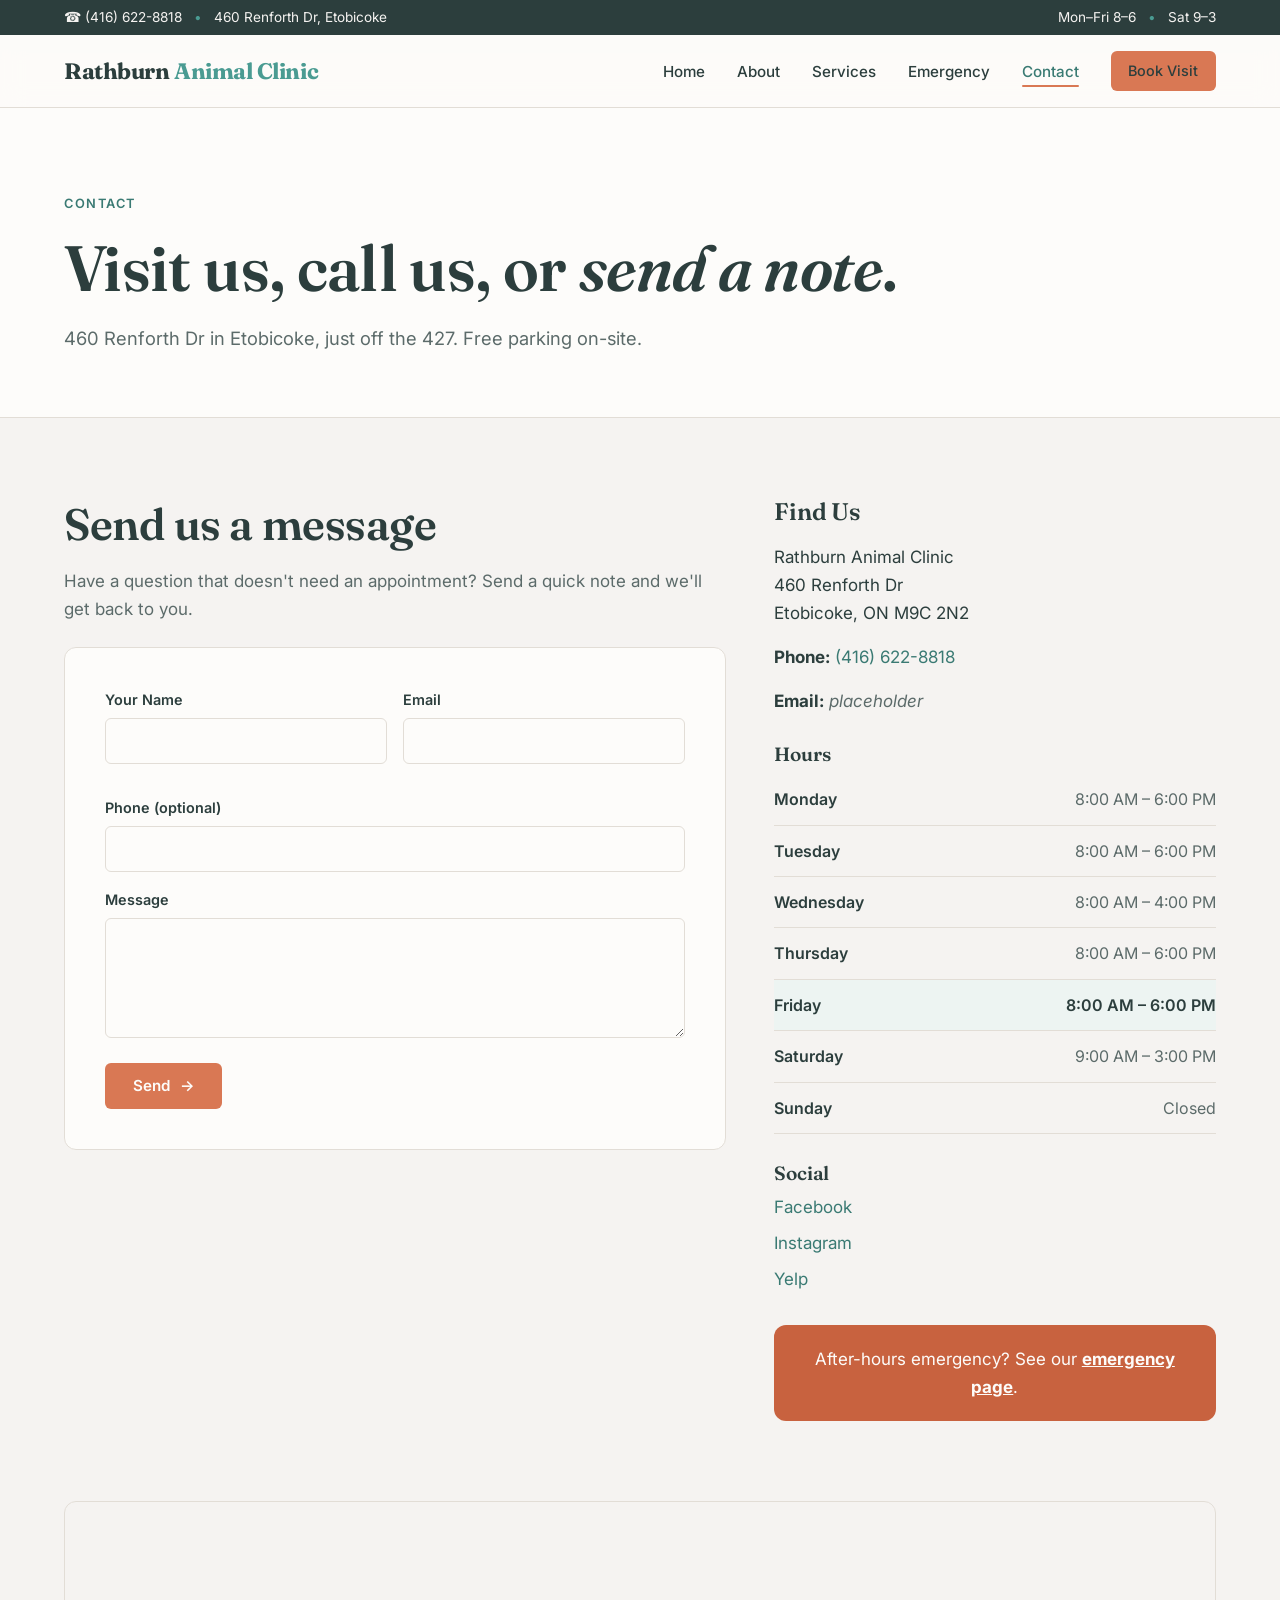
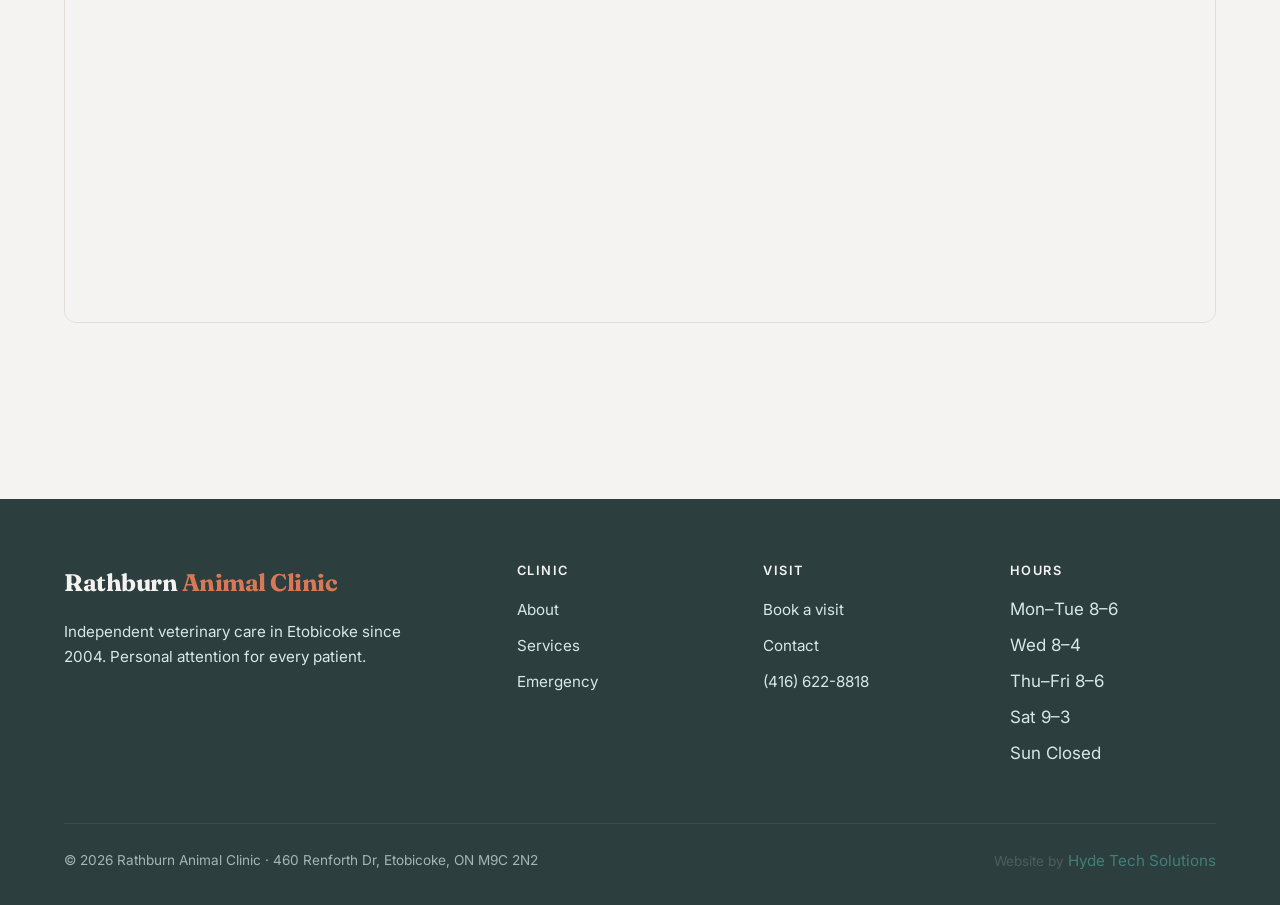
<file: contact.html>
<!DOCTYPE html>
<html lang="en">
<head>
<meta charset="UTF-8" />
<meta name="viewport" content="width=device-width, initial-scale=1.0" />
<title>Contact | Rathburn Animal Clinic</title>
<meta name="description" content="Rathburn Animal Clinic is located at 460 Renforth Dr, Etobicoke. Call (416) 622-8818." />
<link rel="preconnect" href="https://fonts.googleapis.com" />
<link rel="preconnect" href="https://fonts.gstatic.com" crossorigin />
<link href="https://fonts.googleapis.com/css2?family=Fraunces:ital,opsz,wght@0,9..144,400;0,9..144,600;0,9..144,700;0,9..144,900;1,9..144,400;1,9..144,600;1,9..144,700&family=Inter:wght@400;500;600;700&display=swap" rel="stylesheet" />
<link rel="stylesheet" href="css/style.css" />
<script type="application/ld+json">
{
  "@context": "https://schema.org",
  "@type": "VeterinaryCare",
  "name": "Rathburn Animal Clinic",
  "image": "https://shawnhyd3-crypto.github.io/rathburn-animal-clinic/images/hero.webp",
  "url": "https://www.rathburnanimalclinic.com/",
  "telephone": "+1-416-622-8818",
  "email": "info@rathburnanimalclinic.com",
  "priceRange": "$$",
  "address": {
    "@type": "PostalAddress",
    "streetAddress": "460 Renforth Dr",
    "addressLocality": "Etobicoke",
    "addressRegion": "ON",
    "postalCode": "M9C 2N2",
    "addressCountry": "CA"
  },
  "geo": { "@type": "GeoCoordinates", "latitude": 43.6495, "longitude": -79.5773 },
  "openingHoursSpecification": [
    { "@type": "OpeningHoursSpecification", "dayOfWeek": ["Monday","Tuesday","Thursday","Friday"], "opens": "08:00", "closes": "18:00" },
    { "@type": "OpeningHoursSpecification", "dayOfWeek": "Wednesday", "opens": "08:00", "closes": "16:00" },
    { "@type": "OpeningHoursSpecification", "dayOfWeek": "Saturday", "opens": "09:00", "closes": "15:00" }
  ],
  "areaServed": ["Etobicoke","Toronto","Mississauga","Markland Wood"],
  "founder": { "@type": "Person", "name": "Dr. Nancy Roncal" },
  "foundingDate": "2004"
}
</script>
</head>
<body>
<div class="topbar">
  <div class="container">
    <span><a href="tel:+14166228818">☎ (416) 622-8818</a> <span class="dot">•</span> 460 Renforth Dr, Etobicoke</span>
    <span>Mon–Fri 8–6 <span class="dot">•</span> Sat 9–3</span>
  </div>
</div>
<header class="nav">
  <div class="container">
    <a href="index.html" class="logo">Rathburn <span>Animal Clinic</span></a>
    <button class="nav-toggle" aria-expanded="false" aria-label="Menu">☰</button>
    <nav>
      <ul class="nav-links">
        <li><a href="index.html">Home</a></li>
        <li><a href="about.html">About</a></li>
        <li><a href="services.html">Services</a></li>
        <li><a href="emergency.html">Emergency</a></li>
        <li><a href="contact.html" class="active">Contact</a></li>
        <li><a href="appointment.html" class="btn btn-accent" style="padding:0.5rem 1.1rem;font-size:0.9rem;">Book Visit</a></li>
      </ul>
    </nav>
  </div>
</header>
<main>

<section class="page-header">
  <div class="container">
    <span class="eyebrow">Contact</span>
    <h1>Visit us, call us, or <em>send a note</em>.</h1>
    <p>460 Renforth Dr in Etobicoke, just off the 427. Free parking on-site.</p>
  </div>
</section>

<section>
  <div class="container">
    <div class="two-col">
      <div>
        <h2>Send us a message</h2>
        <p style="color:var(--text-soft);">Have a question that doesn't need an appointment? Send a quick note and we'll get back to you.</p>
        <form class="form-card" style="margin-top:1.5rem;" action="https://formspree.io/f/REPLACE_WITH_FORMSPREE_ID" method="POST">
          <div class="form-row">
            <div class="form-group">
              <label for="c-name">Your Name</label>
              <input type="text" id="c-name" name="name" required />
            </div>
            <div class="form-group">
              <label for="c-email">Email</label>
              <input type="email" id="c-email" name="email" required />
            </div>
          </div>
          <div class="form-group">
            <label for="c-phone">Phone (optional)</label>
            <input type="tel" id="c-phone" name="phone" />
          </div>
          <div class="form-group">
            <label for="c-message">Message</label>
            <textarea id="c-message" name="message" required></textarea>
          </div>
          <button type="submit" class="btn btn-accent">Send <span class="arrow">→</span></button>
        </form>
      </div>

      <div>
        <h2 style="font-size:1.5rem;">Find Us</h2>
        <p>Rathburn Animal Clinic<br/>460 Renforth Dr<br/>Etobicoke, ON M9C 2N2</p>
        <p><strong>Phone:</strong> <a href="tel:+14166228818">(416) 622-8818</a></p>
        <p><strong>Email:</strong> <em style="color:var(--text-soft);">placeholder</em></p>

        <h3 style="margin-top:1.75rem;font-size:1.2rem;">Hours</h3>
        <table class="hours-table">
          <tr><td>Monday</td><td>8:00 AM – 6:00 PM</td></tr>
          <tr><td>Tuesday</td><td>8:00 AM – 6:00 PM</td></tr>
          <tr><td>Wednesday</td><td>8:00 AM – 4:00 PM</td></tr>
          <tr><td>Thursday</td><td>8:00 AM – 6:00 PM</td></tr>
          <tr><td>Friday</td><td>8:00 AM – 6:00 PM</td></tr>
          <tr><td>Saturday</td><td>9:00 AM – 3:00 PM</td></tr>
          <tr><td>Sunday</td><td>Closed</td></tr>
        </table>

        <h3 style="margin-top:1.75rem;font-size:1.2rem;">Social</h3>
        <ul style="list-style:none;padding:0;">
          <li style="margin-bottom:0.5rem;"><a href="https://facebook.com/RathburnAnimalClinic/">Facebook</a></li>
          <li style="margin-bottom:0.5rem;"><a href="https://instagram.com/rathburnanimalclinic">Instagram</a></li>
          <li style="margin-bottom:0.5rem;"><a href="https://www.yelp.com/biz/rathburn-animal-clinic-etobicoke">Yelp</a></li>
        </ul>

        <div class="emergency-banner" style="margin-top:2rem;">
          After-hours emergency? See our <a href="emergency.html">emergency page</a>.
        </div>
      </div>
    </div>

    <div class="map-embed" style="margin-top:3rem;">
      <iframe src="https://www.google.com/maps/embed?pb=!1m18!1m12!1m3!1d2882.85!2d-79.5698!3d43.6443!2m3!1f0!2f0!3f0!3m2!1i1024!2i768!4f13.1!3m3!1m2!1s0x0%3A0x0!2zNDMuNjQ0M8KwTiA3OcKwMzQnMTEuMyJX!5e0!3m2!1sen!2sca!4v1600000000000" allowfullscreen="" loading="lazy" referrerpolicy="no-referrer-when-downgrade" title="Rathburn Animal Clinic location"></iframe>
    </div>
  </div>
</section>
</main>
<a href="tel:+14166228818" class="mobile-call-fab" aria-label="Call Rathburn Animal Clinic">
  <svg width="20" height="20" viewBox="0 0 24 24" fill="none" stroke="currentColor" stroke-width="2.2" stroke-linecap="round" stroke-linejoin="round"><path d="M22 16.92v3a2 2 0 01-2.18 2 19.79 19.79 0 01-8.63-3.07 19.5 19.5 0 01-6-6 19.79 19.79 0 01-3.07-8.67A2 2 0 014.11 2h3a2 2 0 012 1.72 12.84 12.84 0 00.7 2.81 2 2 0 01-.45 2.11L8.09 9.91a16 16 0 006 6l1.27-1.27a2 2 0 012.11-.45 12.84 12.84 0 002.81.7A2 2 0 0122 16.92z"/></svg>
  <span>Call</span>
</a>
<footer class="footer">
  <div class="container">
    <div class="footer-grid">
      <div class="footer-brand">
        <a href="index.html" class="logo">Rathburn <span>Animal Clinic</span></a>
        <p style="margin-top:1rem;">Independent veterinary care in Etobicoke since 2004. Personal attention for every patient.</p>
      </div>
      <div>
        <h4>Clinic</h4>
        <ul>
          <li><a href="about.html">About</a></li>
          <li><a href="services.html">Services</a></li>
          <li><a href="emergency.html">Emergency</a></li>
        </ul>
      </div>
      <div>
        <h4>Visit</h4>
        <ul>
          <li><a href="appointment.html">Book a visit</a></li>
          <li><a href="contact.html">Contact</a></li>
          <li><a href="tel:+14166228818">(416) 622-8818</a></li>
        </ul>
      </div>
      <div>
        <h4>Hours</h4>
        <ul>
          <li>Mon–Tue 8–6</li>
          <li>Wed 8–4</li>
          <li>Thu–Fri 8–6</li>
          <li>Sat 9–3</li>
          <li>Sun Closed</li>
        </ul>
      </div>
    </div>
    <div class="footer-bottom"><span>© 2026 Rathburn Animal Clinic · 460 Renforth Dr, Etobicoke, ON M9C 2N2</span><span class="built-by">Website by <a href="https://hydetech.ca" target="_blank" rel="noopener">Hyde Tech Solutions</a></span></div>
  </div>
</footer>
<script src="js/main.js"></script>
</body>
</html>
</file>
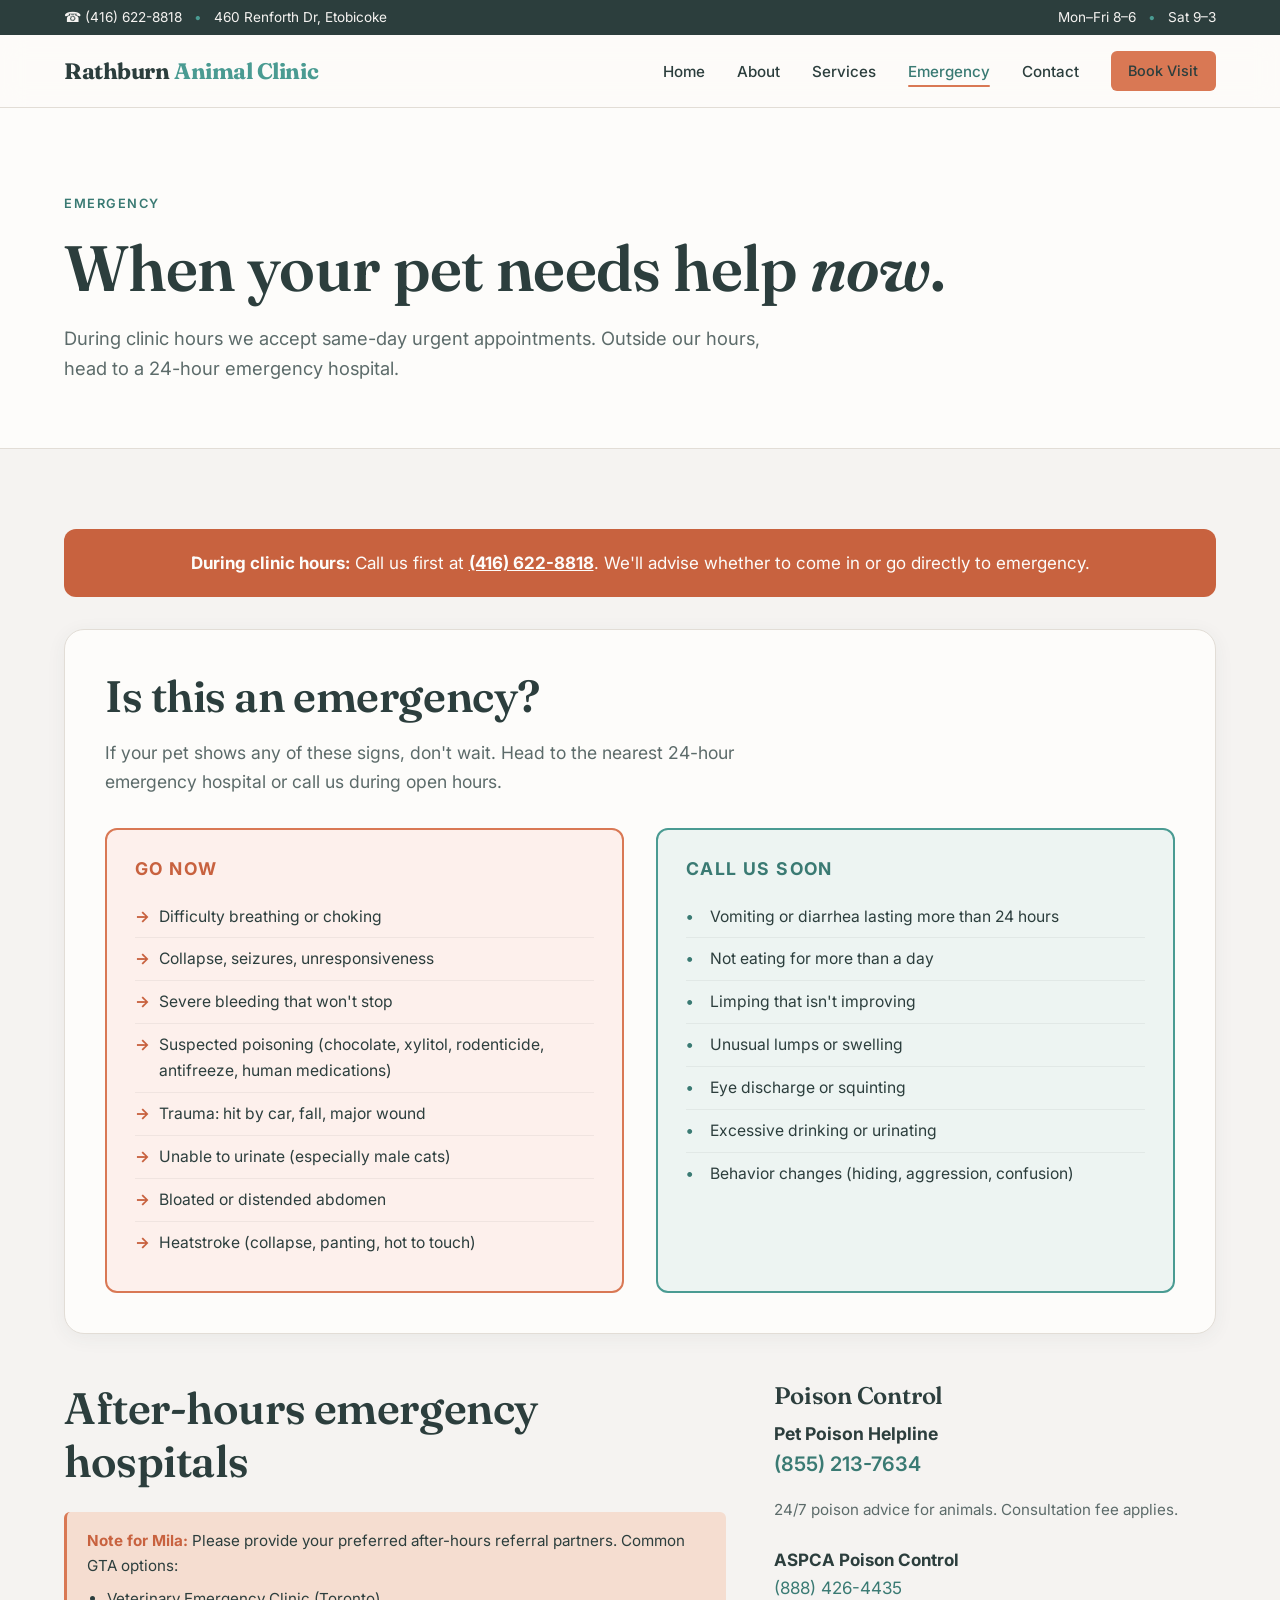
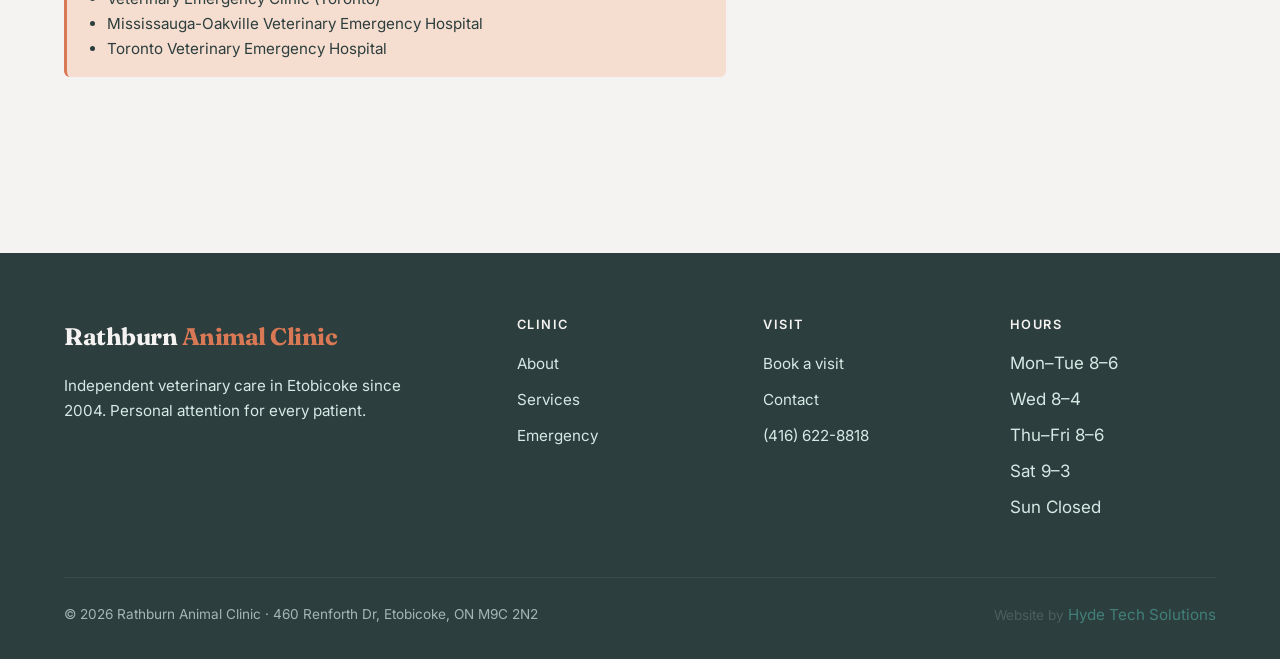
<file: emergency.html>
<!DOCTYPE html>
<html lang="en">
<head>
<meta charset="UTF-8" />
<meta name="viewport" content="width=device-width, initial-scale=1.0" />
<title>Emergency Care | Rathburn Animal Clinic</title>
<meta name="description" content="When your pet needs urgent care in Etobicoke. Same-day appointments during clinic hours." />
<link rel="preconnect" href="https://fonts.googleapis.com" />
<link rel="preconnect" href="https://fonts.gstatic.com" crossorigin />
<link href="https://fonts.googleapis.com/css2?family=Fraunces:ital,opsz,wght@0,9..144,400;0,9..144,600;0,9..144,700;0,9..144,900;1,9..144,400;1,9..144,600;1,9..144,700&family=Inter:wght@400;500;600;700&display=swap" rel="stylesheet" />
<link rel="stylesheet" href="css/style.css" />
<script type="application/ld+json">
{
  "@context": "https://schema.org",
  "@type": "VeterinaryCare",
  "name": "Rathburn Animal Clinic",
  "image": "https://shawnhyd3-crypto.github.io/rathburn-animal-clinic/images/hero.webp",
  "url": "https://www.rathburnanimalclinic.com/",
  "telephone": "+1-416-622-8818",
  "email": "info@rathburnanimalclinic.com",
  "priceRange": "$$",
  "address": {
    "@type": "PostalAddress",
    "streetAddress": "460 Renforth Dr",
    "addressLocality": "Etobicoke",
    "addressRegion": "ON",
    "postalCode": "M9C 2N2",
    "addressCountry": "CA"
  },
  "geo": { "@type": "GeoCoordinates", "latitude": 43.6495, "longitude": -79.5773 },
  "openingHoursSpecification": [
    { "@type": "OpeningHoursSpecification", "dayOfWeek": ["Monday","Tuesday","Thursday","Friday"], "opens": "08:00", "closes": "18:00" },
    { "@type": "OpeningHoursSpecification", "dayOfWeek": "Wednesday", "opens": "08:00", "closes": "16:00" },
    { "@type": "OpeningHoursSpecification", "dayOfWeek": "Saturday", "opens": "09:00", "closes": "15:00" }
  ],
  "areaServed": ["Etobicoke","Toronto","Mississauga","Markland Wood"],
  "founder": { "@type": "Person", "name": "Dr. Nancy Roncal" },
  "foundingDate": "2004"
}
</script>
</head>
<body>
<div class="topbar">
  <div class="container">
    <span><a href="tel:+14166228818">☎ (416) 622-8818</a> <span class="dot">•</span> 460 Renforth Dr, Etobicoke</span>
    <span>Mon–Fri 8–6 <span class="dot">•</span> Sat 9–3</span>
  </div>
</div>
<header class="nav">
  <div class="container">
    <a href="index.html" class="logo">Rathburn <span>Animal Clinic</span></a>
    <button class="nav-toggle" aria-expanded="false" aria-label="Menu">☰</button>
    <nav>
      <ul class="nav-links">
        <li><a href="index.html">Home</a></li>
        <li><a href="about.html">About</a></li>
        <li><a href="services.html">Services</a></li>
        <li><a href="emergency.html" class="active">Emergency</a></li>
        <li><a href="contact.html">Contact</a></li>
        <li><a href="appointment.html" class="btn btn-accent" style="padding:0.5rem 1.1rem;font-size:0.9rem;">Book Visit</a></li>
      </ul>
    </nav>
  </div>
</header>
<main>

<section class="page-header">
  <div class="container">
    <span class="eyebrow">Emergency</span>
    <h1>When your pet needs help <em>now</em>.</h1>
    <p>During clinic hours we accept same-day urgent appointments. Outside our hours, head to a 24-hour emergency hospital.</p>
  </div>
</section>

<section>
  <div class="container">
    <div class="emergency-banner">
      <strong>During clinic hours:</strong> Call us first at <a href="tel:+14166228818">(416) 622-8818</a>. We'll advise whether to come in or go directly to emergency.
    </div>

    <div class="triage-panel">
      <h2>Is this an emergency?</h2>
      <p class="triage-lede">If your pet shows any of these signs, don't wait. Head to the nearest 24-hour emergency hospital or call us during open hours.</p>
      <div class="triage-grid">
        <div class="triage-col urgent">
          <h3>Go now</h3>
          <ul class="checklist">
            <li>Difficulty breathing or choking</li>
            <li>Collapse, seizures, unresponsiveness</li>
            <li>Severe bleeding that won't stop</li>
            <li>Suspected poisoning (chocolate, xylitol, rodenticide, antifreeze, human medications)</li>
            <li>Trauma: hit by car, fall, major wound</li>
            <li>Unable to urinate (especially male cats)</li>
            <li>Bloated or distended abdomen</li>
            <li>Heatstroke (collapse, panting, hot to touch)</li>
          </ul>
        </div>
        <div class="triage-col watch">
          <h3>Call us soon</h3>
          <ul class="checklist">
            <li>Vomiting or diarrhea lasting more than 24 hours</li>
            <li>Not eating for more than a day</li>
            <li>Limping that isn't improving</li>
            <li>Unusual lumps or swelling</li>
            <li>Eye discharge or squinting</li>
            <li>Excessive drinking or urinating</li>
            <li>Behavior changes (hiding, aggression, confusion)</li>
          </ul>
        </div>
      </div>
    </div>

    <div class="two-col" style="margin-top:3rem;">
      <div>
        <h2>After-hours emergency hospitals</h2>
        <div class="note">
          <strong>Note for Mila:</strong> Please provide your preferred after-hours referral partners. Common GTA options:
          <ul style="margin-top:0.5rem;padding-left:1.25rem;">
            <li>Veterinary Emergency Clinic (Toronto)</li>
            <li>Mississauga-Oakville Veterinary Emergency Hospital</li>
            <li>Toronto Veterinary Emergency Hospital</li>
          </ul>
        </div>
      </div>

      <div>
        <h3>Poison Control</h3>
        <p style="font-size:1.1rem;"><strong>Pet Poison Helpline</strong><br/><a href="tel:+18552137634" style="font-size:1.25rem;font-weight:600;">(855) 213-7634</a></p>
        <p style="color:var(--text-soft);font-size:0.95rem;">24/7 poison advice for animals. Consultation fee applies.</p>
        <p style="margin-top:1.5rem;"><strong>ASPCA Poison Control</strong><br/><a href="tel:+18884264435">(888) 426-4435</a></p>
      </div>
    </div>
  </div>
</section>
</main>
<a href="tel:+14166228818" class="mobile-call-fab" aria-label="Call Rathburn Animal Clinic">
  <svg width="20" height="20" viewBox="0 0 24 24" fill="none" stroke="currentColor" stroke-width="2.2" stroke-linecap="round" stroke-linejoin="round"><path d="M22 16.92v3a2 2 0 01-2.18 2 19.79 19.79 0 01-8.63-3.07 19.5 19.5 0 01-6-6 19.79 19.79 0 01-3.07-8.67A2 2 0 014.11 2h3a2 2 0 012 1.72 12.84 12.84 0 00.7 2.81 2 2 0 01-.45 2.11L8.09 9.91a16 16 0 006 6l1.27-1.27a2 2 0 012.11-.45 12.84 12.84 0 002.81.7A2 2 0 0122 16.92z"/></svg>
  <span>Call</span>
</a>
<footer class="footer">
  <div class="container">
    <div class="footer-grid">
      <div class="footer-brand">
        <a href="index.html" class="logo">Rathburn <span>Animal Clinic</span></a>
        <p style="margin-top:1rem;">Independent veterinary care in Etobicoke since 2004. Personal attention for every patient.</p>
      </div>
      <div>
        <h4>Clinic</h4>
        <ul>
          <li><a href="about.html">About</a></li>
          <li><a href="services.html">Services</a></li>
          <li><a href="emergency.html">Emergency</a></li>
        </ul>
      </div>
      <div>
        <h4>Visit</h4>
        <ul>
          <li><a href="appointment.html">Book a visit</a></li>
          <li><a href="contact.html">Contact</a></li>
          <li><a href="tel:+14166228818">(416) 622-8818</a></li>
        </ul>
      </div>
      <div>
        <h4>Hours</h4>
        <ul>
          <li>Mon–Tue 8–6</li>
          <li>Wed 8–4</li>
          <li>Thu–Fri 8–6</li>
          <li>Sat 9–3</li>
          <li>Sun Closed</li>
        </ul>
      </div>
    </div>
    <div class="footer-bottom"><span>© 2026 Rathburn Animal Clinic · 460 Renforth Dr, Etobicoke, ON M9C 2N2</span><span class="built-by">Website by <a href="https://hydetech.ca" target="_blank" rel="noopener">Hyde Tech Solutions</a></span></div>
  </div>
</footer>
<script src="js/main.js"></script>
</body>
</html>
</file>
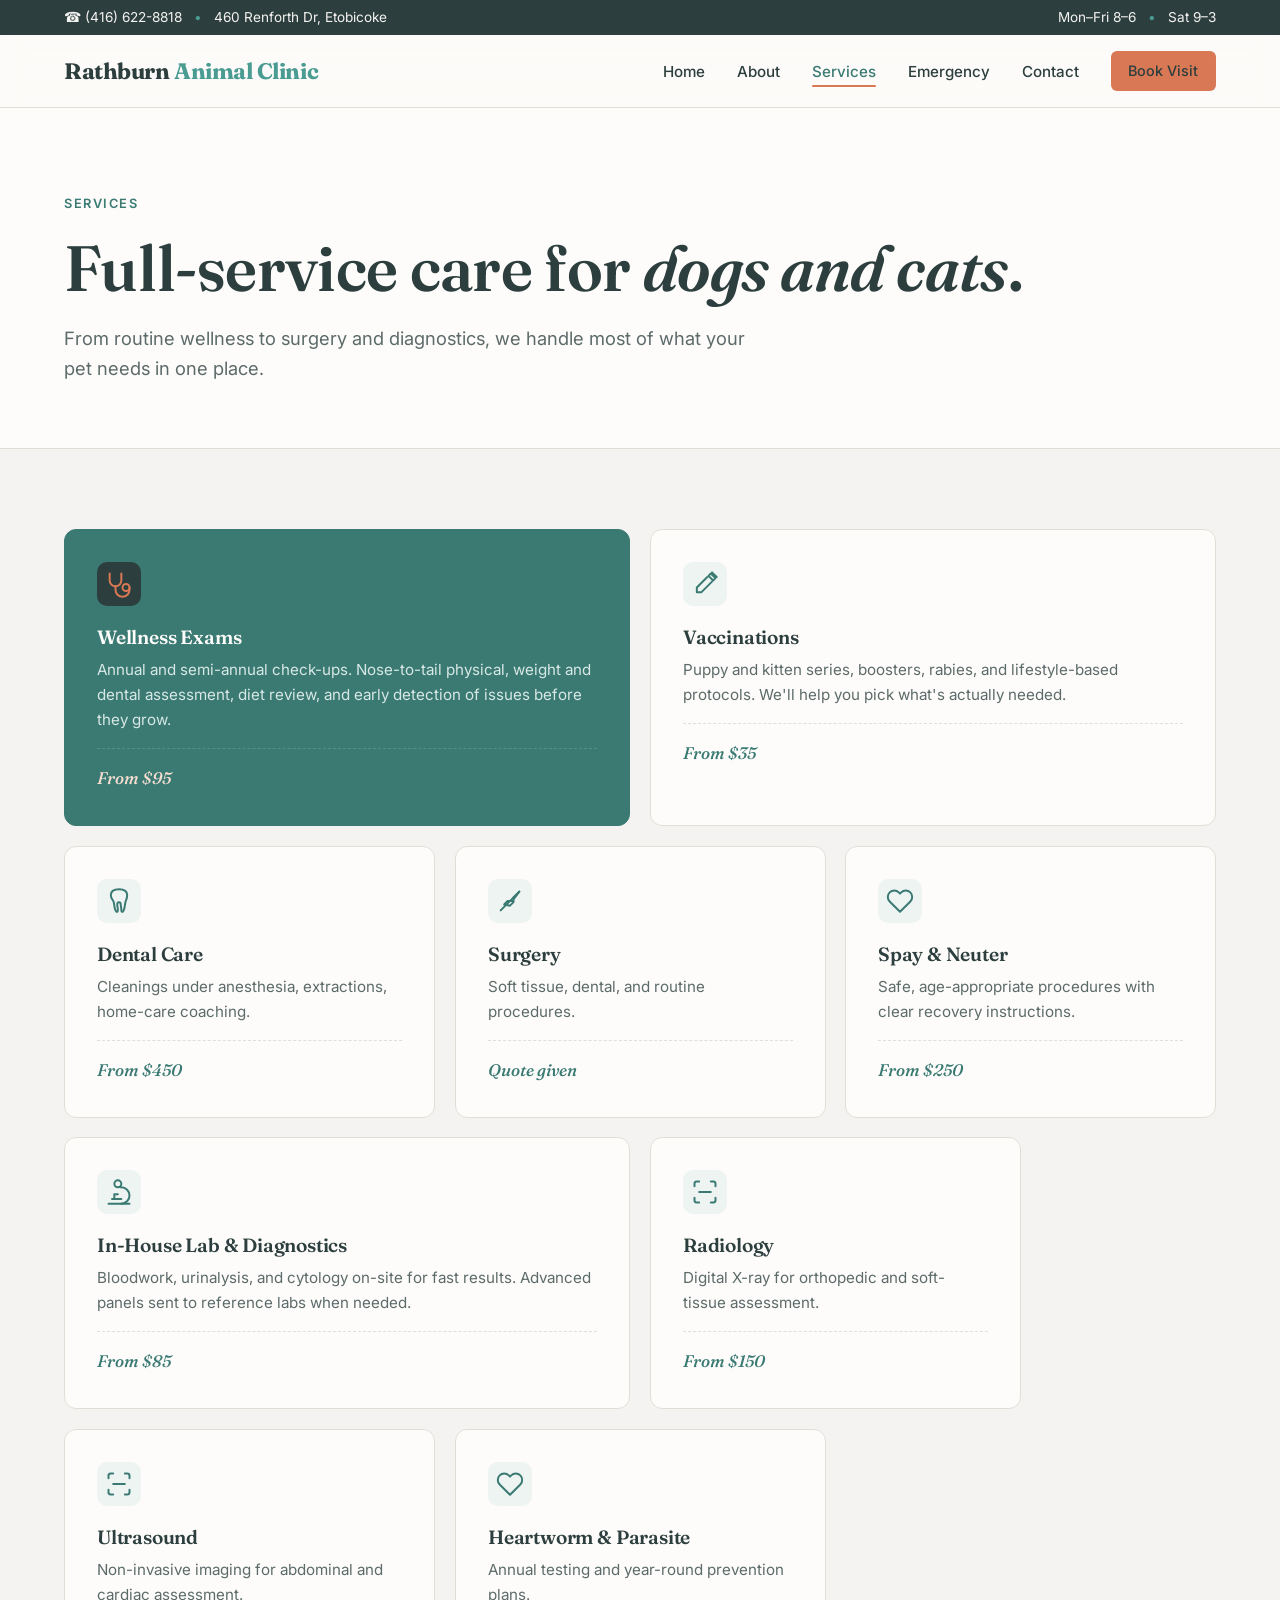
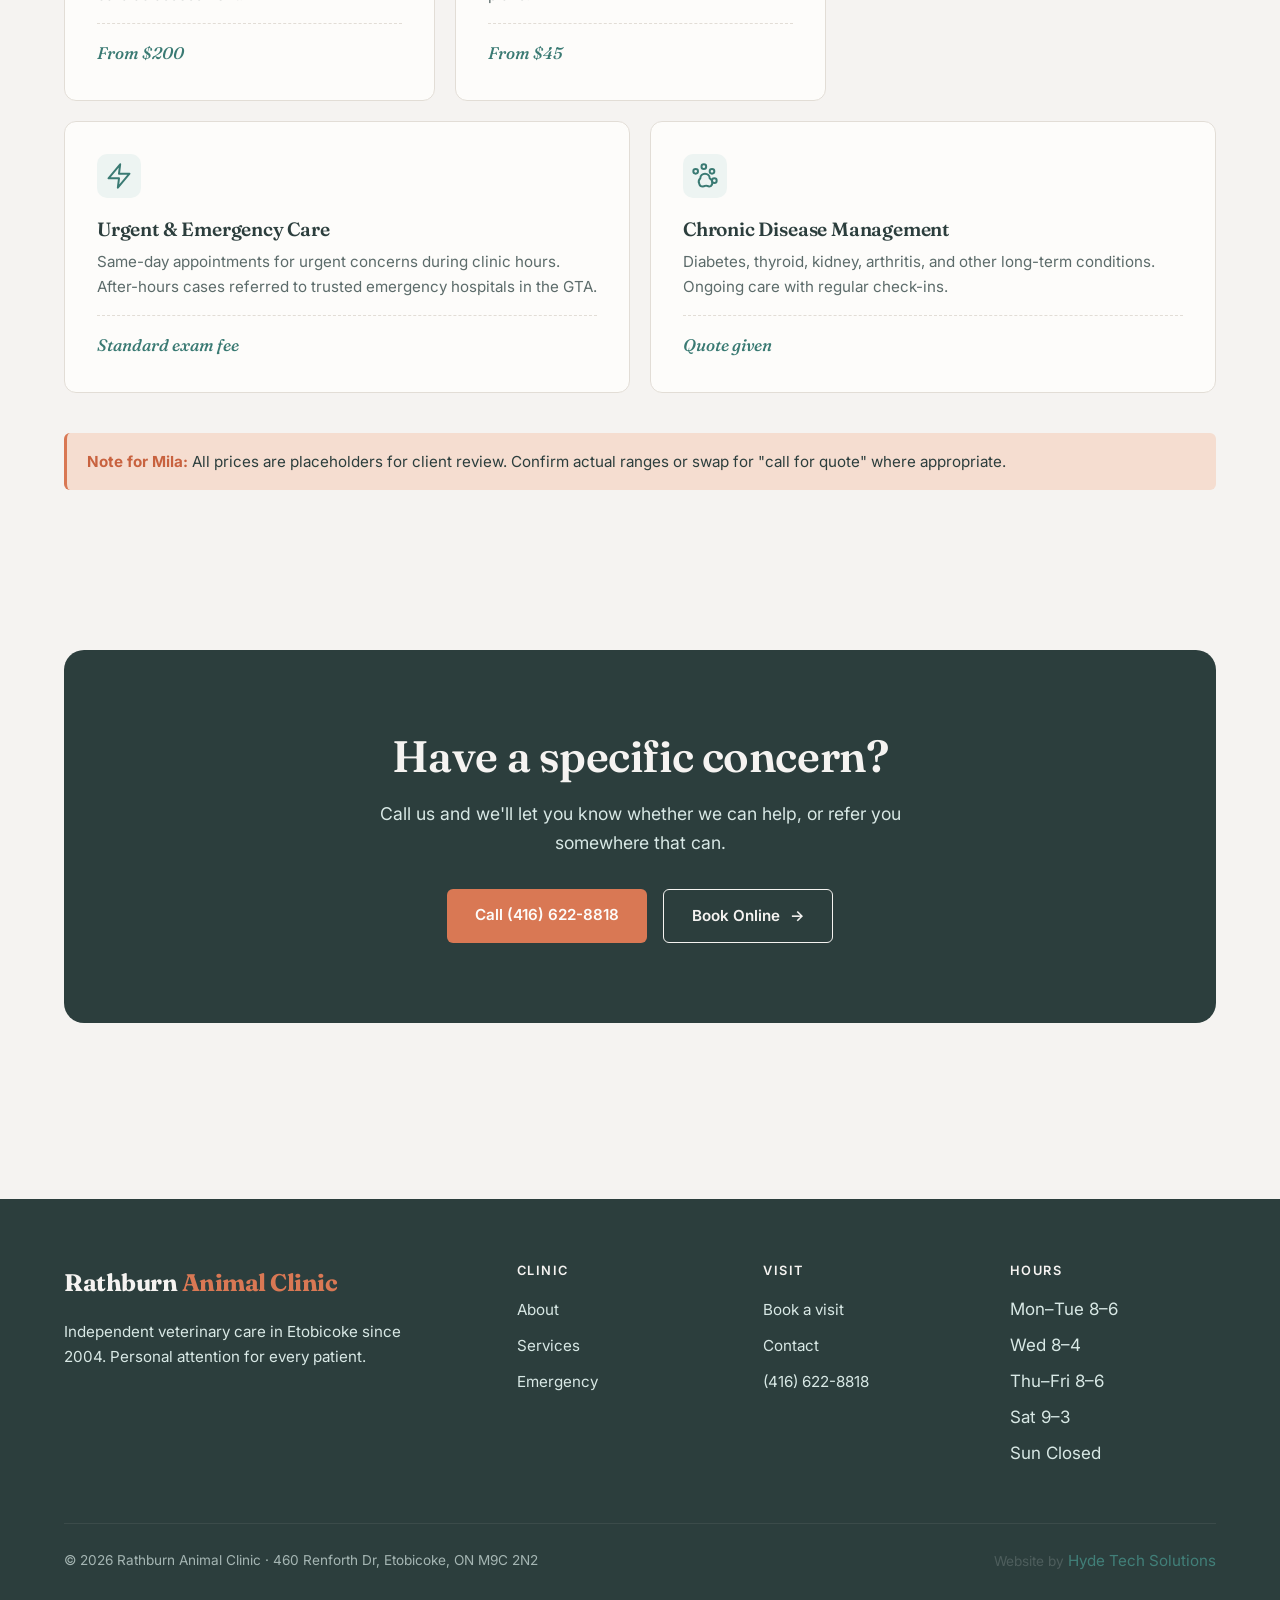
<file: services.html>
<!DOCTYPE html>
<html lang="en">
<head>
<meta charset="UTF-8" />
<meta name="viewport" content="width=device-width, initial-scale=1.0" />
<title>Services | Rathburn Animal Clinic</title>
<meta name="description" content="Wellness, dental, surgery, diagnostics, and urgent care for dogs and cats in Etobicoke." />
<link rel="preconnect" href="https://fonts.googleapis.com" />
<link rel="preconnect" href="https://fonts.gstatic.com" crossorigin />
<link href="https://fonts.googleapis.com/css2?family=Fraunces:ital,opsz,wght@0,9..144,400;0,9..144,600;0,9..144,700;0,9..144,900;1,9..144,400;1,9..144,600;1,9..144,700&family=Inter:wght@400;500;600;700&display=swap" rel="stylesheet" />
<link rel="stylesheet" href="css/style.css" />
<script type="application/ld+json">
{
  "@context": "https://schema.org",
  "@type": "VeterinaryCare",
  "name": "Rathburn Animal Clinic",
  "image": "https://shawnhyd3-crypto.github.io/rathburn-animal-clinic/images/hero.webp",
  "url": "https://www.rathburnanimalclinic.com/",
  "telephone": "+1-416-622-8818",
  "email": "info@rathburnanimalclinic.com",
  "priceRange": "$$",
  "address": {
    "@type": "PostalAddress",
    "streetAddress": "460 Renforth Dr",
    "addressLocality": "Etobicoke",
    "addressRegion": "ON",
    "postalCode": "M9C 2N2",
    "addressCountry": "CA"
  },
  "geo": { "@type": "GeoCoordinates", "latitude": 43.6495, "longitude": -79.5773 },
  "openingHoursSpecification": [
    { "@type": "OpeningHoursSpecification", "dayOfWeek": ["Monday","Tuesday","Thursday","Friday"], "opens": "08:00", "closes": "18:00" },
    { "@type": "OpeningHoursSpecification", "dayOfWeek": "Wednesday", "opens": "08:00", "closes": "16:00" },
    { "@type": "OpeningHoursSpecification", "dayOfWeek": "Saturday", "opens": "09:00", "closes": "15:00" }
  ],
  "areaServed": ["Etobicoke","Toronto","Mississauga","Markland Wood"],
  "founder": { "@type": "Person", "name": "Dr. Nancy Roncal" },
  "foundingDate": "2004"
}
</script>
</head>
<body>
<div class="topbar">
  <div class="container">
    <span><a href="tel:+14166228818">☎ (416) 622-8818</a> <span class="dot">•</span> 460 Renforth Dr, Etobicoke</span>
    <span>Mon–Fri 8–6 <span class="dot">•</span> Sat 9–3</span>
  </div>
</div>
<header class="nav">
  <div class="container">
    <a href="index.html" class="logo">Rathburn <span>Animal Clinic</span></a>
    <button class="nav-toggle" aria-expanded="false" aria-label="Menu">☰</button>
    <nav>
      <ul class="nav-links">
        <li><a href="index.html">Home</a></li>
        <li><a href="about.html">About</a></li>
        <li><a href="services.html" class="active">Services</a></li>
        <li><a href="emergency.html">Emergency</a></li>
        <li><a href="contact.html">Contact</a></li>
        <li><a href="appointment.html" class="btn btn-accent" style="padding:0.5rem 1.1rem;font-size:0.9rem;">Book Visit</a></li>
      </ul>
    </nav>
  </div>
</header>
<main>

<section class="page-header">
  <div class="container">
    <span class="eyebrow">Services</span>
    <h1>Full-service care for <em>dogs and cats</em>.</h1>
    <p>From routine wellness to surgery and diagnostics, we handle most of what your pet needs in one place.</p>
  </div>
</section>

<section>
  <div class="container">
    <div class="services-bento">
      <div class="service-card featured">
        <div class="icon"><svg width="28" height="28" viewBox="0 0 24 24" fill="none" stroke="currentColor" stroke-width="1.7" stroke-linecap="round" stroke-linejoin="round"><path d="M4 3v6a5 5 0 0010 0V3"/><circle cx="18" cy="15" r="3"/><path d="M9 14v3a6 6 0 006 6 6 6 0 006-6v-2"/></svg></div>
        <h3>Wellness Exams</h3>
        <p>Annual and semi-annual check-ups. Nose-to-tail physical, weight and dental assessment, diet review, and early detection of issues before they grow.</p>
        <p class="price">From $95</p>
      </div>
      <div class="service-card span-3">
        <div class="icon"><svg width="28" height="28" viewBox="0 0 24 24" fill="none" stroke="currentColor" stroke-width="1.7" stroke-linecap="round" stroke-linejoin="round"><path d="M18 2l4 4"/><path d="M17 3l4 4-2 2-4-4 2-2z"/><path d="M14 6L5 15v4h4l9-9"/></svg></div>
        <h3>Vaccinations</h3>
        <p>Puppy and kitten series, boosters, rabies, and lifestyle-based protocols. We'll help you pick what's actually needed.</p>
        <p class="price">From $35</p>
      </div>
      <div class="service-card">
        <div class="icon"><svg width="28" height="28" viewBox="0 0 24 24" fill="none" stroke="currentColor" stroke-width="1.7" stroke-linecap="round" stroke-linejoin="round"><path d="M12 2c3 0 7 1 7 5 0 3-1 4-1.5 6-.5 2-.5 5-1.5 7s-2 2-2 0-.5-4-.5-5c0-1-.5-2-1.5-2s-1.5 1-1.5 2c0 1 .5 3 .5 5s-1 2-2 0-1-5-1.5-7S5 10 5 7c0-4 4-5 7-5z"/></svg></div>
        <h3>Dental Care</h3>
        <p>Cleanings under anesthesia, extractions, home-care coaching.</p>
        <p class="price">From $450</p>
      </div>
      <div class="service-card">
        <div class="icon"><svg width="28" height="28" viewBox="0 0 24 24" fill="none" stroke="currentColor" stroke-width="1.7" stroke-linecap="round" stroke-linejoin="round"><path d="M20 4L4 20"/><path d="M20 4l-6 8h-4l-3 3 5 1 3-3v-4l5-5z"/></svg></div>
        <h3>Surgery</h3>
        <p>Soft tissue, dental, and routine procedures.</p>
        <p class="price">Quote given</p>
      </div>
      <div class="service-card">
        <div class="icon"><svg width="28" height="28" viewBox="0 0 24 24" fill="none" stroke="currentColor" stroke-width="1.7" stroke-linecap="round" stroke-linejoin="round"><path d="M20.84 4.61a5.5 5.5 0 00-7.78 0L12 5.67l-1.06-1.06a5.5 5.5 0 00-7.78 7.78l1.06 1.06L12 21.23l7.78-7.78 1.06-1.06a5.5 5.5 0 000-7.78z"/></svg></div>
        <h3>Spay & Neuter</h3>
        <p>Safe, age-appropriate procedures with clear recovery instructions.</p>
        <p class="price">From $250</p>
      </div>
      <div class="service-card span-3">
        <div class="icon"><svg width="28" height="28" viewBox="0 0 24 24" fill="none" stroke="currentColor" stroke-width="1.7" stroke-linecap="round" stroke-linejoin="round"><path d="M6 18h8"/><path d="M3 22h18"/><path d="M14 22a7 7 0 100-14h-1"/><path d="M9 14h2"/><path d="M8 14v4"/><circle cx="11" cy="5" r="3"/></svg></div>
        <h3>In-House Lab & Diagnostics</h3>
        <p>Bloodwork, urinalysis, and cytology on-site for fast results. Advanced panels sent to reference labs when needed.</p>
        <p class="price">From $85</p>
      </div>
      <div class="service-card">
        <div class="icon"><svg width="28" height="28" viewBox="0 0 24 24" fill="none" stroke="currentColor" stroke-width="1.7" stroke-linecap="round" stroke-linejoin="round"><path d="M3 7V5a2 2 0 012-2h2"/><path d="M17 3h2a2 2 0 012 2v2"/><path d="M21 17v2a2 2 0 01-2 2h-2"/><path d="M7 21H5a2 2 0 01-2-2v-2"/><line x1="7" y1="12" x2="17" y2="12"/></svg></div>
        <h3>Radiology</h3>
        <p>Digital X-ray for orthopedic and soft-tissue assessment.</p>
        <p class="price">From $150</p>
      </div>
      <div class="service-card">
        <div class="icon"><svg width="28" height="28" viewBox="0 0 24 24" fill="none" stroke="currentColor" stroke-width="1.7" stroke-linecap="round" stroke-linejoin="round"><path d="M3 7V5a2 2 0 012-2h2"/><path d="M17 3h2a2 2 0 012 2v2"/><path d="M21 17v2a2 2 0 01-2 2h-2"/><path d="M7 21H5a2 2 0 01-2-2v-2"/><line x1="7" y1="12" x2="17" y2="12"/></svg></div>
        <h3>Ultrasound</h3>
        <p>Non-invasive imaging for abdominal and cardiac assessment.</p>
        <p class="price">From $200</p>
      </div>
      <div class="service-card">
        <div class="icon"><svg width="28" height="28" viewBox="0 0 24 24" fill="none" stroke="currentColor" stroke-width="1.7" stroke-linecap="round" stroke-linejoin="round"><path d="M20.84 4.61a5.5 5.5 0 00-7.78 0L12 5.67l-1.06-1.06a5.5 5.5 0 00-7.78 7.78l1.06 1.06L12 21.23l7.78-7.78 1.06-1.06a5.5 5.5 0 000-7.78z"/></svg></div>
        <h3>Heartworm & Parasite</h3>
        <p>Annual testing and year-round prevention plans.</p>
        <p class="price">From $45</p>
      </div>
      <div class="service-card span-3">
        <div class="icon"><svg width="28" height="28" viewBox="0 0 24 24" fill="none" stroke="currentColor" stroke-width="1.7" stroke-linecap="round" stroke-linejoin="round"><polygon points="13 2 3 14 12 14 11 22 21 10 12 10 13 2"/></svg></div>
        <h3>Urgent & Emergency Care</h3>
        <p>Same-day appointments for urgent concerns during clinic hours. After-hours cases referred to trusted emergency hospitals in the GTA.</p>
        <p class="price">Standard exam fee</p>
      </div>
      <div class="service-card span-3">
        <div class="icon"><svg width="28" height="28" viewBox="0 0 24 24" fill="none" stroke="currentColor" stroke-width="1.7" stroke-linecap="round" stroke-linejoin="round"><circle cx="11" cy="4" r="2"/><circle cx="18" cy="8" r="2"/><circle cx="20" cy="16" r="2"/><circle cx="4" cy="8" r="2"/><path d="M8 14a4 4 0 00-.88 4.78A3 3 0 0010 21a3.72 3.72 0 002-.5 3.72 3.72 0 012 0 3 3 0 002.88.22A4 4 0 0016 14a4 4 0 00-8 0z"/></svg></div>
        <h3>Chronic Disease Management</h3>
        <p>Diabetes, thyroid, kidney, arthritis, and other long-term conditions. Ongoing care with regular check-ins.</p>
        <p class="price">Quote given</p>
      </div>
    </div>

    <div class="note" style="margin-top:2.5rem;"><strong>Note for Mila:</strong> All prices are placeholders for client review. Confirm actual ranges or swap for "call for quote" where appropriate.</div>
  </div>
</section>

<section>
  <div class="container">
    <div class="final-cta">
      <h2>Have a specific concern?</h2>
      <p>Call us and we'll let you know whether we can help, or refer you somewhere that can.</p>
      <div class="hero-cta" style="justify-content:center;">
        <a href="tel:+14166228818" class="btn btn-accent">Call (416) 622-8818</a>
        <a href="appointment.html" class="btn btn-ghost" style="border-color:var(--bg);color:var(--bg);">Book Online <span class="arrow">→</span></a>
      </div>
    </div>
  </div>
</section>
</main>
<a href="tel:+14166228818" class="mobile-call-fab" aria-label="Call Rathburn Animal Clinic">
  <svg width="20" height="20" viewBox="0 0 24 24" fill="none" stroke="currentColor" stroke-width="2.2" stroke-linecap="round" stroke-linejoin="round"><path d="M22 16.92v3a2 2 0 01-2.18 2 19.79 19.79 0 01-8.63-3.07 19.5 19.5 0 01-6-6 19.79 19.79 0 01-3.07-8.67A2 2 0 014.11 2h3a2 2 0 012 1.72 12.84 12.84 0 00.7 2.81 2 2 0 01-.45 2.11L8.09 9.91a16 16 0 006 6l1.27-1.27a2 2 0 012.11-.45 12.84 12.84 0 002.81.7A2 2 0 0122 16.92z"/></svg>
  <span>Call</span>
</a>
<footer class="footer">
  <div class="container">
    <div class="footer-grid">
      <div class="footer-brand">
        <a href="index.html" class="logo">Rathburn <span>Animal Clinic</span></a>
        <p style="margin-top:1rem;">Independent veterinary care in Etobicoke since 2004. Personal attention for every patient.</p>
      </div>
      <div>
        <h4>Clinic</h4>
        <ul>
          <li><a href="about.html">About</a></li>
          <li><a href="services.html">Services</a></li>
          <li><a href="emergency.html">Emergency</a></li>
        </ul>
      </div>
      <div>
        <h4>Visit</h4>
        <ul>
          <li><a href="appointment.html">Book a visit</a></li>
          <li><a href="contact.html">Contact</a></li>
          <li><a href="tel:+14166228818">(416) 622-8818</a></li>
        </ul>
      </div>
      <div>
        <h4>Hours</h4>
        <ul>
          <li>Mon–Tue 8–6</li>
          <li>Wed 8–4</li>
          <li>Thu–Fri 8–6</li>
          <li>Sat 9–3</li>
          <li>Sun Closed</li>
        </ul>
      </div>
    </div>
    <div class="footer-bottom"><span>© 2026 Rathburn Animal Clinic · 460 Renforth Dr, Etobicoke, ON M9C 2N2</span><span class="built-by">Website by <a href="https://hydetech.ca" target="_blank" rel="noopener">Hyde Tech Solutions</a></span></div>
  </div>
</footer>
<script src="js/main.js"></script>
</body>
</html>
</file>
<file: css/style.css>
/* Rathburn Animal Clinic - v2 */

:root {
    --teal-900: #2C3E3D;
    --teal-700: #3A7A73;
    --teal-600: #4A9B92;
    --teal-100: #D8E8E5;
    --teal-50:  #EDF4F2;

    --orange-600: #C8623F;
    --orange-500: #D97854;
    --orange-100: #F5DDD0;

    --bg:        #F5F3F1;
    --bg-white:  #FDFCFA;
    --text:      #2C3E3D;
    --text-soft: #5C6B6A;
    --border:    #E2DDD6;

    --font-serif: "Fraunces", Georgia, "Times New Roman", serif;
    --font-sans:  "Inter", -apple-system, BlinkMacSystemFont, "Segoe UI", Helvetica, Arial, sans-serif;

    --radius-sm: 6px;
    --radius:    12px;
    --radius-lg: 20px;

    --container: 1200px;
    --shadow-sm: 0 1px 2px rgba(44, 62, 61, 0.04);
    --shadow:    0 4px 20px rgba(44, 62, 61, 0.06);
}

* { box-sizing: border-box; margin: 0; padding: 0; }

html { scroll-behavior: smooth; }

body {
    font-family: var(--font-sans);
    font-size: 17px;
    line-height: 1.65;
    color: var(--text);
    background: var(--bg);
    -webkit-font-smoothing: antialiased;
    -moz-osx-font-smoothing: grayscale;
}

img { max-width: 100%; display: block; }

a { color: var(--teal-700); text-decoration: none; transition: color 0.15s ease; }
a:hover { color: var(--orange-600); }

.container {
    max-width: var(--container);
    margin: 0 auto;
    padding: 0 1.5rem;
}

h1, h2, h3, h4 {
    font-family: var(--font-serif);
    color: var(--text);
    line-height: 1.2;
    font-weight: 600;
    letter-spacing: -0.01em;
}

h1 { font-size: clamp(2.5rem, 5vw, 4rem); }
h2 { font-size: clamp(2rem, 3.5vw, 2.75rem); margin-bottom: 1rem; }
h3 { font-size: 1.5rem; margin-bottom: 0.5rem; }
h4 { font-size: 1.15rem; font-family: var(--font-sans); font-weight: 600; }

p { margin-bottom: 1rem; }

.eyebrow {
    font-family: var(--font-sans);
    font-size: 0.8rem;
    font-weight: 600;
    letter-spacing: 0.12em;
    text-transform: uppercase;
    color: var(--orange-600);
    margin-bottom: 1rem;
    display: inline-block;
}

.topbar {
    background: var(--teal-900);
    color: var(--bg);
    font-size: 0.85rem;
    padding: 0.4rem 0;
}
.topbar .container {
    display: flex;
    justify-content: space-between;
    align-items: center;
    flex-wrap: wrap;
    gap: 0.5rem;
}
.topbar a { color: var(--bg); }
.topbar a:hover { color: var(--orange-500); }
.topbar .dot { color: var(--teal-600); margin: 0 0.5rem; }

.nav {
    position: sticky;
    top: 0;
    background: rgba(253, 252, 250, 0.92);
    backdrop-filter: blur(12px);
    -webkit-backdrop-filter: blur(12px);
    border-bottom: 1px solid var(--border);
    z-index: 100;
    transition: box-shadow 0.2s ease;
}
.nav.scrolled { box-shadow: var(--shadow-sm); }

.nav .container {
    display: flex;
    justify-content: space-between;
    align-items: center;
    padding-top: 1rem;
    padding-bottom: 1rem;
}

.logo {
    font-family: var(--font-serif);
    font-size: 1.4rem;
    font-weight: 700;
    color: var(--teal-900);
    letter-spacing: -0.02em;
}
.logo span { color: var(--teal-600); }

.nav-links {
    display: flex;
    gap: 2rem;
    list-style: none;
    align-items: center;
}
.nav-links a {
    color: var(--text);
    font-weight: 500;
    font-size: 0.95rem;
    position: relative;
}
.nav-links a.active { color: var(--teal-700); }
.nav-links a.active::after {
    content: "";
    position: absolute;
    bottom: -6px;
    left: 0;
    right: 0;
    height: 2px;
    background: var(--orange-500);
    border-radius: 2px;
}

.nav-toggle {
    display: none;
    background: none;
    border: none;
    font-size: 1.4rem;
    color: var(--text);
    cursor: pointer;
}

.btn {
    display: inline-block;
    padding: 0.85rem 1.75rem;
    border-radius: var(--radius-sm);
    font-weight: 600;
    font-size: 0.95rem;
    text-align: center;
    border: none;
    cursor: pointer;
    transition: transform 0.1s ease, background 0.15s ease, box-shadow 0.15s ease;
    font-family: var(--font-sans);
}
.btn:hover { transform: translateY(-1px); }

.btn-primary { background: var(--teal-700); color: var(--bg-white); }
.btn-primary:hover { background: var(--teal-900); color: var(--bg-white); }

.btn-accent { background: var(--orange-500); color: var(--bg-white); }
.btn-accent:hover { background: var(--orange-600); color: var(--bg-white); }

.btn-ghost { background: transparent; color: var(--teal-700); border: 1.5px solid var(--teal-700); }
.btn-ghost:hover { background: var(--teal-700); color: var(--bg-white); }

.hero {
    padding: 5rem 0 6rem;
    background: var(--bg);
    position: relative;
    overflow: hidden;
}
.hero::before {
    content: "";
    position: absolute;
    top: -20%;
    right: -10%;
    width: 500px;
    height: 500px;
    background: radial-gradient(circle, var(--teal-100) 0%, transparent 70%);
    opacity: 0.6;
    z-index: 0;
}
.hero .container {
    position: relative;
    z-index: 1;
    display: grid;
    grid-template-columns: 1.1fr 0.9fr;
    gap: 4rem;
    align-items: center;
}
.hero-content h1 { margin-bottom: 1.5rem; }
.hero-content h1 em { font-style: italic; color: var(--teal-700); }
.hero-lede {
    font-size: 1.2rem;
    color: var(--text-soft);
    margin-bottom: 2rem;
    max-width: 48ch;
    line-height: 1.55;
}
.hero-cta { display: flex; gap: 1rem; flex-wrap: wrap; }
.hero-image {
    position: relative;
    aspect-ratio: 4/5;
    border-radius: var(--radius-lg);
    overflow: hidden;
    background-image: linear-gradient(135deg, var(--teal-100) 0%, var(--orange-100) 100%);
}
.hero-image img { width: 100%; height: 100%; object-fit: cover; display: block; }
.hero-image::before {
    content: "";
    position: absolute;
    inset: 0;
    background: linear-gradient(135deg, rgba(58,122,115,0.08) 0%, rgba(217,120,84,0.08) 100%);
    z-index: 1;
}

.about-split-image img { width: 100%; height: 100%; object-fit: cover; display: block; }
.doctor-photo img { width: 100%; height: 100%; object-fit: cover; display: block; border-radius: var(--radius); }

.trust-strip {
    background: var(--bg-white);
    border-top: 1px solid var(--border);
    border-bottom: 1px solid var(--border);
    padding: 1.5rem 0;
}
.trust-strip .container {
    display: grid;
    grid-template-columns: repeat(4, 1fr);
    gap: 2rem;
    text-align: center;
}
.trust-item strong {
    display: block;
    font-family: var(--font-serif);
    font-size: 1.75rem;
    color: var(--teal-700);
    line-height: 1;
    margin-bottom: 0.25rem;
}
.trust-item span { font-size: 0.85rem; color: var(--text-soft); }

section { padding: 5rem 0; }

.section-head { max-width: 680px; margin-bottom: 3rem; }
.section-head.center { text-align: center; margin-left: auto; margin-right: auto; }
.section-head p { font-size: 1.1rem; color: var(--text-soft); }

.services-bento {
    display: grid;
    grid-template-columns: repeat(6, 1fr);
    gap: 1.25rem;
}
.service-card {
    background: var(--bg-white);
    border: 1px solid var(--border);
    border-radius: var(--radius);
    padding: 2rem;
    transition: border-color 0.2s ease, transform 0.2s ease;
    display: flex;
    flex-direction: column;
    grid-column: span 2;
}
.service-card:hover { border-color: var(--teal-600); transform: translateY(-2px); }
.service-card .icon {
    width: 44px;
    height: 44px;
    background: var(--teal-50);
    border-radius: 10px;
    display: flex;
    align-items: center;
    justify-content: center;
    color: var(--teal-700);
    font-weight: 700;
    margin-bottom: 1.25rem;
    font-size: 1.1rem;
    font-family: var(--font-serif);
}
.service-card h3 { font-size: 1.2rem; margin-bottom: 0.5rem; }
.service-card p { color: var(--text-soft); font-size: 0.95rem; margin-bottom: 0; }

.service-card.span-3 { grid-column: span 3; }
.service-card.featured {
    grid-column: span 3;
    background: var(--teal-700);
    color: var(--bg-white);
    border-color: var(--teal-700);
}
.service-card.featured h3 { color: var(--bg-white); }
.service-card.featured p { color: var(--teal-100); }
.service-card.featured .icon { background: var(--teal-900); color: var(--orange-500); }

.about-split {
    display: grid;
    grid-template-columns: 1fr 1fr;
    gap: 4rem;
    align-items: center;
    background: var(--bg-white);
    border-radius: var(--radius-lg);
    padding: 3rem;
    border: 1px solid var(--border);
}
.about-split-image {
    aspect-ratio: 1;
    background: linear-gradient(135deg, var(--teal-600) 0%, var(--teal-900) 100%);
    border-radius: var(--radius);
    overflow: hidden;
}
.about-split blockquote {
    font-family: var(--font-serif);
    font-style: italic;
    font-size: 1.25rem;
    line-height: 1.5;
    color: var(--text);
    border-left: 3px solid var(--orange-500);
    padding-left: 1.25rem;
    margin: 1.5rem 0;
}

.testimonials { background: var(--teal-50); }
.testimonial-grid { display: grid; grid-template-columns: repeat(3, 1fr); gap: 1.5rem; }
.testimonial {
    background: var(--bg-white);
    border-radius: var(--radius);
    padding: 2rem;
    border: 1px solid var(--border);
}
.testimonial blockquote {
    font-family: var(--font-serif);
    font-size: 1.05rem;
    line-height: 1.6;
    color: var(--text);
    margin-bottom: 1rem;
}
.testimonial blockquote::before { content: "\201C"; color: var(--orange-500); font-size: 2rem; line-height: 0; vertical-align: -0.3em; margin-right: 0.2rem; }
.testimonial cite { font-style: normal; font-weight: 600; font-size: 0.9rem; color: var(--teal-700); }

.info-bar {
    display: grid;
    grid-template-columns: repeat(3, 1fr);
    background: var(--teal-900);
    color: var(--bg);
    border-radius: var(--radius-lg);
    overflow: hidden;
}
.info-bar-item { padding: 2rem; border-right: 1px solid rgba(255,255,255,0.08); }
.info-bar-item:last-child { border-right: none; }
.info-bar-item h4 {
    font-family: var(--font-sans);
    font-size: 0.75rem;
    text-transform: uppercase;
    letter-spacing: 0.15em;
    color: var(--teal-600);
    margin-bottom: 0.75rem;
    font-weight: 600;
}
.info-bar-item p, .info-bar-item a { color: var(--bg); font-size: 1.05rem; margin-bottom: 0; }
.info-bar-item a:hover { color: var(--orange-500); }

.final-cta {
    background: var(--teal-900);
    color: var(--bg);
    text-align: center;
    padding: 5rem 1.5rem;
    border-radius: var(--radius-lg);
}
.final-cta h2 { color: var(--bg); margin-bottom: 1rem; }
.final-cta p { color: var(--teal-100); max-width: 48ch; margin: 0 auto 2rem; font-size: 1.1rem; }

.form-card {
    background: var(--bg-white);
    border: 1px solid var(--border);
    border-radius: var(--radius);
    padding: 2.5rem;
}
.form-row { display: grid; grid-template-columns: 1fr 1fr; gap: 1rem; margin-bottom: 1rem; }
.form-group { margin-bottom: 1rem; }
.form-group label { display: block; font-weight: 600; font-size: 0.9rem; margin-bottom: 0.4rem; color: var(--text); }
.form-group input, .form-group select, .form-group textarea {
    width: 100%;
    padding: 0.75rem 1rem;
    border: 1px solid var(--border);
    border-radius: var(--radius-sm);
    font-family: var(--font-sans);
    font-size: 1rem;
    background: var(--bg-white);
    color: var(--text);
    transition: border-color 0.15s ease;
}
.form-group input:focus, .form-group select:focus, .form-group textarea:focus {
    outline: none;
    border-color: var(--teal-600);
    box-shadow: 0 0 0 3px var(--teal-50);
}
.form-group textarea { resize: vertical; min-height: 120px; }

.hours-table { width: 100%; border-collapse: collapse; }
.hours-table tr { border-bottom: 1px solid var(--border); }
.hours-table td { padding: 0.75rem 0; font-size: 1rem; }
.hours-table td:first-child { font-weight: 600; }
.hours-table td:last-child { text-align: right; color: var(--text-soft); }
.hours-table tr.today { background: var(--teal-50); }
.hours-table tr.today td { color: var(--teal-900); font-weight: 600; }

.emergency-banner {
    background: var(--orange-600);
    color: var(--bg-white);
    padding: 1.25rem;
    border-radius: var(--radius);
    text-align: center;
    margin-bottom: 2rem;
}
.emergency-banner a { color: var(--bg-white); text-decoration: underline; font-weight: 700; }

.checklist { list-style: none; padding: 0; }
.checklist li { padding: 0.6rem 0 0.6rem 1.75rem; position: relative; border-bottom: 1px solid var(--border); }
.checklist li::before { content: "\2192"; position: absolute; left: 0; color: var(--orange-500); font-weight: 700; }

.page-header { padding: 4rem 0 2rem; background: var(--bg); border-bottom: 1px solid var(--border); }
.page-header .eyebrow { color: var(--teal-700); }
.page-header p { font-size: 1.15rem; color: var(--text-soft); max-width: 60ch; margin-top: 1rem; }

.two-col { display: grid; grid-template-columns: 1.5fr 1fr; gap: 3rem; align-items: start; }

.map-embed { border-radius: var(--radius); overflow: hidden; border: 1px solid var(--border); }
.map-embed iframe { display: block; border: 0; width: 100%; height: 420px; }

.footer { background: var(--teal-900); color: var(--teal-100); padding: 4rem 0 2rem; margin-top: 6rem; }
.footer-grid { display: grid; grid-template-columns: 2fr 1fr 1fr 1fr; gap: 2.5rem; margin-bottom: 3rem; }
.footer h4 { color: var(--bg); font-family: var(--font-sans); font-size: 0.8rem; text-transform: uppercase; letter-spacing: 0.12em; margin-bottom: 1rem; }
.footer ul { list-style: none; }
.footer ul li { margin-bottom: 0.5rem; }
.footer a { color: var(--teal-100); font-size: 0.95rem; }
.footer a:hover { color: var(--orange-500); }
.footer-brand .logo { color: var(--bg); font-size: 1.5rem; }
.footer-brand .logo span { color: var(--orange-500); }
.footer-brand p { color: var(--teal-100); font-size: 0.95rem; max-width: 36ch; }
.footer-bottom { border-top: 1px solid rgba(255,255,255,0.1); padding-top: 1.5rem; text-align: center; font-size: 0.85rem; color: var(--teal-100); opacity: 0.7; }

.appointment-layout { display: grid; grid-template-columns: 1.3fr 1fr; gap: 3rem; }
.appointment-aside {
    background: var(--bg-white);
    border: 1px solid var(--border);
    border-radius: var(--radius);
    padding: 2rem;
    position: sticky;
    top: 100px;
}
.appointment-aside h3 { margin-bottom: 1rem; }

.values-grid { display: grid; grid-template-columns: repeat(3, 1fr); gap: 1.5rem; margin-top: 2rem; }
.value-card { padding: 1.75rem; background: var(--bg-white); border: 1px solid var(--border); border-radius: var(--radius); }
.value-card h4 { font-family: var(--font-serif); font-size: 1.25rem; margin-bottom: 0.5rem; color: var(--teal-700); }
.value-card p { color: var(--text-soft); font-size: 0.95rem; margin: 0; }

.doctor-card {
    display: grid;
    grid-template-columns: 280px 1fr;
    gap: 2.5rem;
    background: var(--bg-white);
    border: 1px solid var(--border);
    border-radius: var(--radius-lg);
    padding: 2.5rem;
    align-items: start;
}
.doctor-photo {
    aspect-ratio: 1;
    background: linear-gradient(135deg, var(--teal-600), var(--teal-900));
    border-radius: var(--radius);
    overflow: hidden;
}
.doctor-card h3 { font-size: 1.75rem; margin-bottom: 0.25rem; }
.doctor-card .title {
    color: var(--orange-600);
    font-weight: 600;
    font-size: 0.85rem;
    text-transform: uppercase;
    letter-spacing: 0.1em;
    margin-bottom: 1rem;
}

.note {
    background: var(--orange-100);
    border-left: 3px solid var(--orange-500);
    padding: 1rem 1.25rem;
    border-radius: var(--radius-sm);
    margin-top: 1.5rem;
    font-size: 0.95rem;
}
.note strong { color: var(--orange-600); }

/* ===== ANIMATIONS ===== */

/* Scroll reveal */
.reveal {
    opacity: 0;
    transform: translateY(24px);
    transition: opacity 0.7s cubic-bezier(0.22, 1, 0.36, 1), transform 0.7s cubic-bezier(0.22, 1, 0.36, 1);
    will-change: opacity, transform;
}
.reveal.in {
    opacity: 1;
    transform: translateY(0);
}
.reveal.delay-1 { transition-delay: 0.08s; }
.reveal.delay-2 { transition-delay: 0.16s; }
.reveal.delay-3 { transition-delay: 0.24s; }
.reveal.delay-4 { transition-delay: 0.32s; }
.reveal.delay-5 { transition-delay: 0.4s; }

/* Hero entrance on load */
.hero-content > * {
    opacity: 0;
    transform: translateY(16px);
    animation: heroIn 0.8s cubic-bezier(0.22, 1, 0.36, 1) forwards;
}
.hero-content > *:nth-child(1) { animation-delay: 0.1s; }
.hero-content > *:nth-child(2) { animation-delay: 0.2s; }
.hero-content > *:nth-child(3) { animation-delay: 0.3s; }
.hero-content > *:nth-child(4) { animation-delay: 0.4s; }

.hero-image {
    opacity: 0;
    transform: scale(0.97);
    animation: heroImgIn 1s cubic-bezier(0.22, 1, 0.36, 1) 0.3s forwards;
}

@keyframes heroIn {
    to { opacity: 1; transform: translateY(0); }
}
@keyframes heroImgIn {
    to { opacity: 1; transform: scale(1); }
}

/* Ken Burns on hero image */
.hero-image img {
    animation: kenburns 16s ease-in-out infinite alternate;
}
@keyframes kenburns {
    0%   { transform: scale(1);    }
    100% { transform: scale(1.06); }
}

/* About split image gentle zoom on hover */
.about-split-image { overflow: hidden; }
.about-split-image img {
    transition: transform 0.6s cubic-bezier(0.22, 1, 0.36, 1);
}
.about-split:hover .about-split-image img { transform: scale(1.04); }

/* Service card icon lift */
.service-card .icon { transition: transform 0.25s cubic-bezier(0.22, 1, 0.36, 1), background 0.2s ease; }
.service-card:hover .icon { transform: translateY(-3px) rotate(-3deg); }

/* Button arrow nudge helper */
.btn .arrow { display: inline-block; transition: transform 0.18s ease; margin-left: 0.35rem; }
.btn:hover .arrow { transform: translateX(3px); }

/* Testimonial quote mark subtle fade in */
.testimonial blockquote::before { transition: opacity 0.3s ease; }

/* Counter (trust strip) - start invisible, handled by JS adding .counted */
.trust-item strong { transition: color 0.3s ease; }

/* Prefers reduced motion - disable everything */
@media (prefers-reduced-motion: reduce) {
    *, *::before, *::after {
        animation-duration: 0.001ms !important;
        animation-delay: 0ms !important;
        transition-duration: 0.001ms !important;
    }
    .reveal { opacity: 1 !important; transform: none !important; }
    .hero-content > *, .hero-image { opacity: 1 !important; transform: none !important; }
    .hero-image img { animation: none !important; }
}

@media (max-width: 900px) {
    .hero .container { grid-template-columns: 1fr; gap: 2rem; }
    .hero-image { aspect-ratio: 16/10; max-width: 500px; }
    .services-bento { grid-template-columns: repeat(2, 1fr); }
    .service-card, .service-card.span-3, .service-card.featured { grid-column: span 2; }
    .about-split { grid-template-columns: 1fr; padding: 2rem; }
    .testimonial-grid { grid-template-columns: 1fr; }
    .info-bar { grid-template-columns: 1fr; }
    .info-bar-item { border-right: none; border-bottom: 1px solid rgba(255,255,255,0.08); }
    .two-col { grid-template-columns: 1fr; }
    .appointment-layout { grid-template-columns: 1fr; }
    .appointment-aside { position: static; }
    .trust-strip .container { grid-template-columns: repeat(2, 1fr); gap: 1.5rem; }
    .footer-grid { grid-template-columns: 1fr 1fr; }
    .values-grid { grid-template-columns: 1fr; }
    .doctor-card { grid-template-columns: 1fr; }
    .doctor-photo { max-width: 200px; }
}

@media (max-width: 640px) {
    .nav-links {
        display: none;
        position: absolute;
        top: 100%;
        left: 0;
        right: 0;
        background: var(--bg-white);
        flex-direction: column;
        padding: 1rem;
        gap: 0.5rem;
        border-bottom: 1px solid var(--border);
    }
    .nav-links.open { display: flex; }
    .nav-toggle { display: block; }
    .form-row { grid-template-columns: 1fr; }
    section { padding: 3rem 0; }
    .hero { padding: 3rem 0 4rem; }
}

/* ---------- v5 additions ---------- */

/* New Patient / FAQ section */
.new-patient { padding: 5rem 0; background: var(--bg-white); border-top: 1px solid var(--border); border-bottom: 1px solid var(--border); }
.faq-grid { display: grid; grid-template-columns: repeat(4, 1fr); gap: 1.5rem; margin-top: 2.5rem; }
.faq-card { background: var(--bg); border: 1px solid var(--border); border-radius: var(--radius); padding: 1.75rem 1.5rem; position: relative; transition: transform 0.25s ease, box-shadow 0.25s ease, border-color 0.25s ease; }
.faq-card:hover { transform: translateY(-3px); box-shadow: var(--shadow); border-color: var(--teal-600); }
.faq-num { font-family: var(--font-serif); font-size: 2.25rem; font-weight: 600; font-style: italic; color: var(--orange-500); line-height: 1; margin-bottom: 0.75rem; letter-spacing: -0.02em; }
.faq-card h3 { font-size: 1.15rem; margin-bottom: 0.5rem; font-family: var(--font-sans); font-weight: 600; letter-spacing: 0; }
.faq-card p { font-size: 0.95rem; color: var(--text-soft); margin-bottom: 0; line-height: 1.55; }

/* Services section wrapper */
.services-section { padding: 5rem 0; }

/* Price tag on service cards */
.service-card .price { margin-top: 1rem; padding-top: 1rem; border-top: 1px dashed var(--border); font-family: var(--font-serif); font-style: italic; font-size: 1.05rem; color: var(--teal-700); margin-bottom: 0; font-weight: 500; }
.service-card.featured .price { color: var(--orange-100); border-top-color: rgba(255,255,255,0.15); }

/* Emergency triage panel */
.triage-lede { font-size: 1.1rem; color: var(--text-soft); max-width: 700px; margin-bottom: 2rem; }
.triage-panel { background: var(--bg-white); border: 1px solid var(--border); border-radius: var(--radius-lg); padding: 2.5rem; margin-top: 1.5rem; box-shadow: var(--shadow); }
.triage-grid { display: grid; grid-template-columns: 1fr 1fr; gap: 2rem; margin-top: 1.5rem; }
.triage-col { border-radius: var(--radius); padding: 1.75rem; border: 2px solid transparent; }
.triage-col h3 { font-family: var(--font-sans); font-size: 1.1rem; font-weight: 700; text-transform: uppercase; letter-spacing: 0.08em; margin-bottom: 1rem; }
.triage-col ul { list-style: none; padding: 0; margin: 0; }
.triage-col li { padding: 0.5rem 0 0.5rem 1.5rem; position: relative; font-size: 0.98rem; border-bottom: 1px solid rgba(0,0,0,0.05); }
.triage-col li:last-child { border-bottom: none; }
.triage-col li::before { position: absolute; left: 0; top: 0.5rem; font-weight: 700; }
.triage-col.urgent { background: #FDF0EC; border-color: var(--orange-500); }
.triage-col.urgent h3 { color: var(--orange-600); }
.triage-col.urgent li::before { content: "→"; color: var(--orange-600); }
.triage-col.watch { background: var(--teal-50); border-color: var(--teal-600); }
.triage-col.watch h3 { color: var(--teal-700); }
.triage-col.watch li::before { content: "•"; color: var(--teal-700); }

/* Mobile call FAB */
.mobile-call-fab { display: none; position: fixed; bottom: 1.25rem; right: 1.25rem; z-index: 100; background: var(--orange-500); color: #fff; padding: 0.9rem 1.25rem; border-radius: 999px; font-weight: 600; font-size: 0.95rem; box-shadow: 0 8px 24px rgba(217, 120, 84, 0.45); align-items: center; gap: 0.5rem; text-decoration: none; transition: transform 0.2s ease, background 0.2s ease; }
.mobile-call-fab:hover { background: var(--orange-600); color: #fff; transform: translateY(-2px); }
.mobile-call-fab svg { stroke: #fff; }

/* Page header (about/services/contact pages) */
.page-header { padding: 5rem 0 3rem; background: var(--bg-white); border-bottom: 1px solid var(--border); }
.page-header h1 { margin-bottom: 1rem; }
.page-header p { font-size: 1.15rem; color: var(--text-soft); max-width: 700px; }

/* Responsive */
@media (max-width: 900px) {
    .faq-grid { grid-template-columns: repeat(2, 1fr); }
    .triage-grid { grid-template-columns: 1fr; gap: 1rem; }
    .triage-panel { padding: 1.75rem; }
}

@media (max-width: 640px) {
    .faq-grid { grid-template-columns: 1fr; }
    .mobile-call-fab { display: inline-flex; }
    body { padding-bottom: 4.5rem; }
}

/* Footer built-by credit */
.footer-bottom { display: flex; justify-content: space-between; align-items: center; flex-wrap: wrap; gap: 0.75rem; }
.footer-bottom .built-by { font-size: 0.85rem; color: var(--text-soft); }
.footer-bottom .built-by a { color: var(--teal-600); }
.footer-bottom .built-by a:hover { color: var(--orange-500); }

/* Credentials strip */
.creds-strip { padding: 2rem 0; background: var(--bg-white); border-top: 1px solid var(--border); border-bottom: 1px solid var(--border); }
.creds-row { display: flex; flex-wrap: wrap; justify-content: center; gap: 2.5rem; }
.cred { font-family: var(--font-sans); font-size: 0.8rem; font-weight: 600; letter-spacing: 0.1em; text-transform: uppercase; color: var(--teal-700); position: relative; padding: 0.5rem 0; }
.cred::before { content: "✓"; color: var(--orange-500); margin-right: 0.5rem; font-weight: 700; }
.cred-note { max-width: 640px; margin: 1.5rem auto 0; text-align: center; font-size: 0.85rem; color: var(--text-soft); background: var(--bg); border-left: 3px solid var(--orange-500); padding: 0.75rem 1rem; }
.cred-note strong { color: var(--orange-600); }
@media (max-width: 640px) {
    .creds-row { gap: 1rem 1.5rem; }
    .cred { font-size: 0.75rem; }
    .footer-bottom { justify-content: center; text-align: center; }
}
</file>
